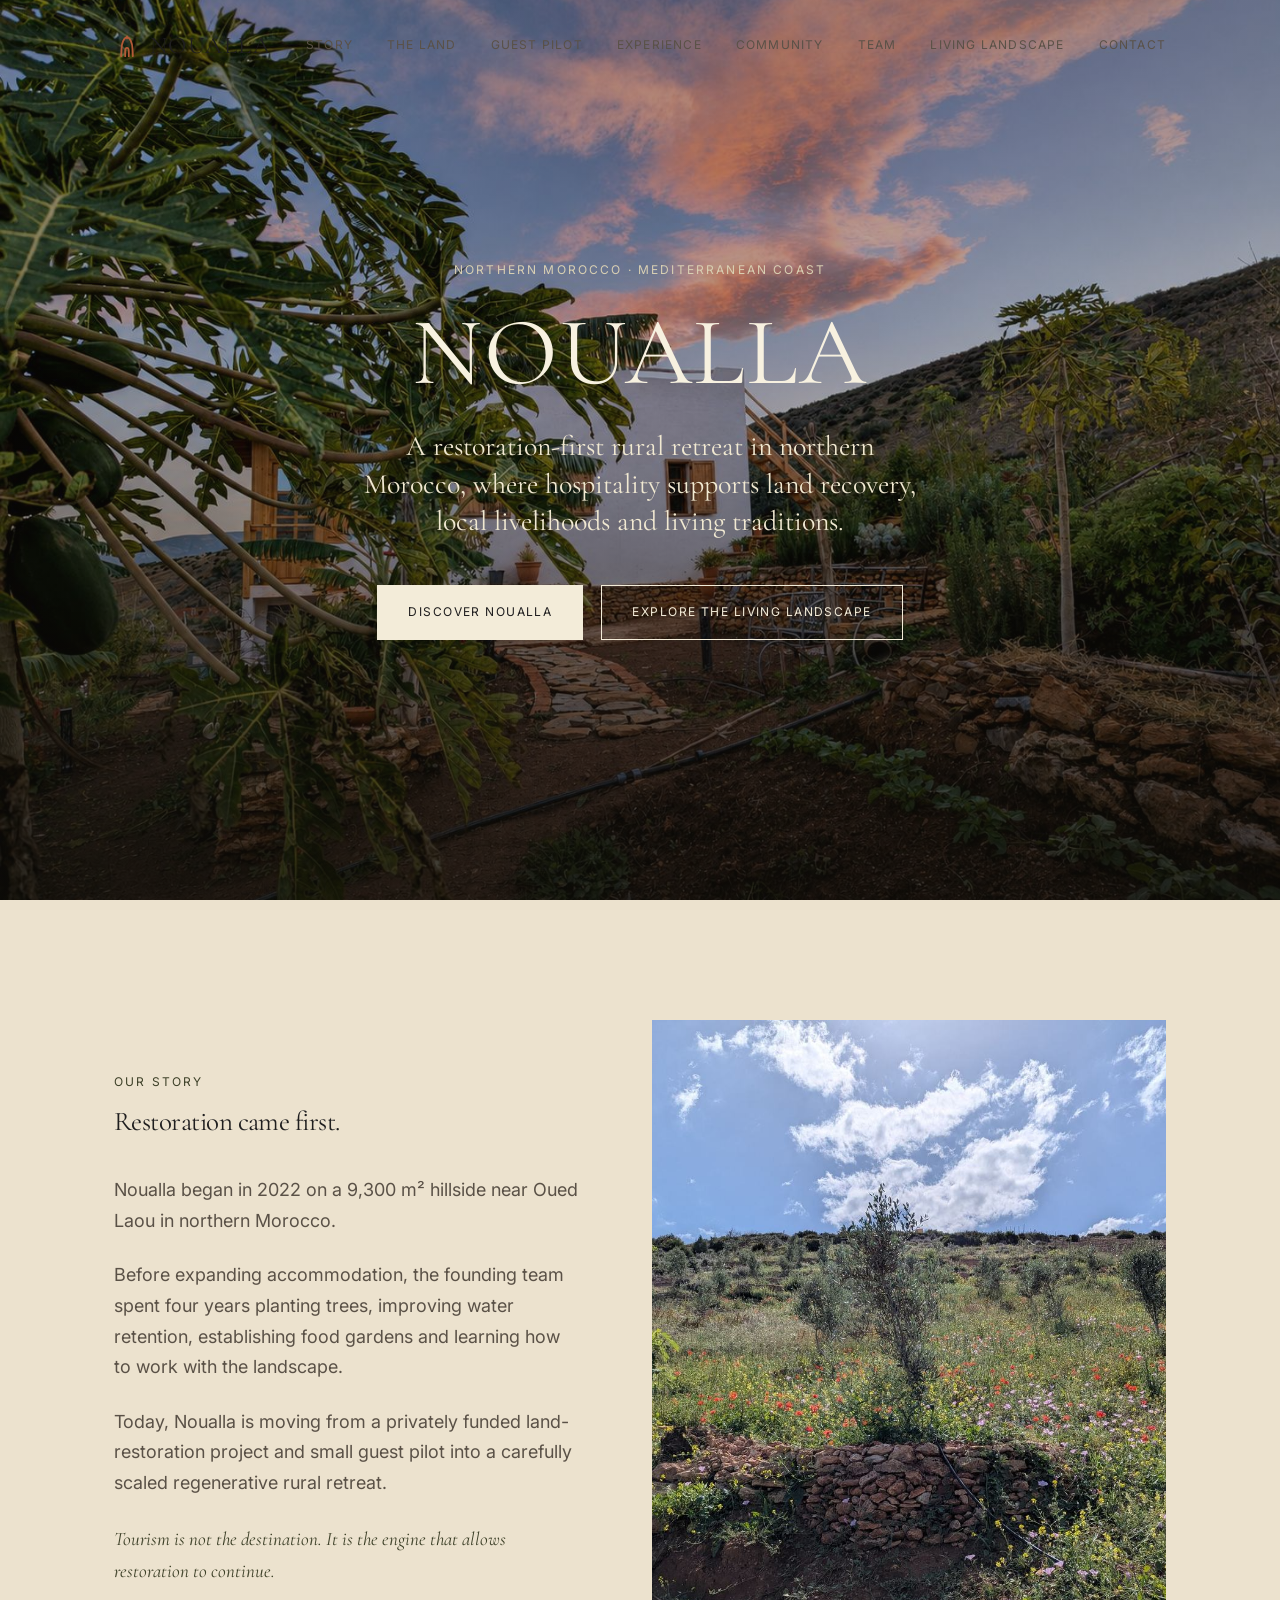
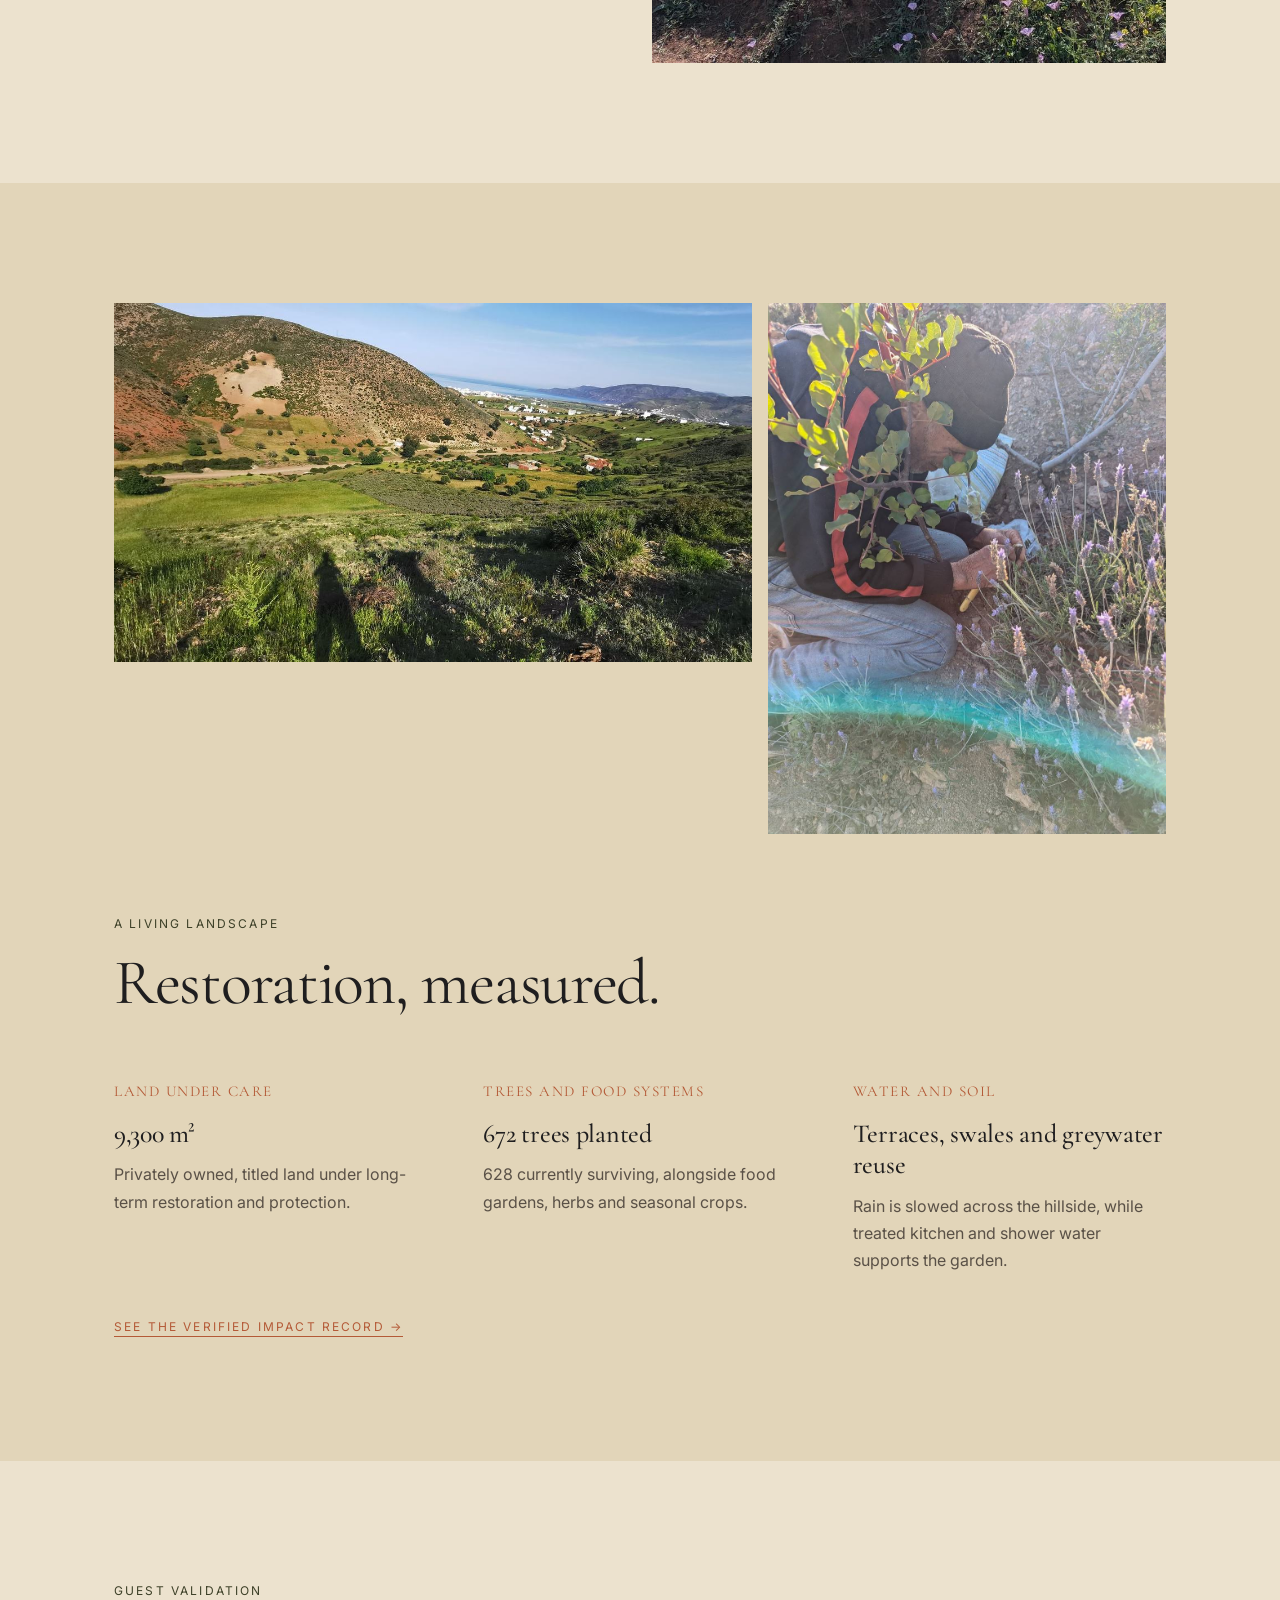
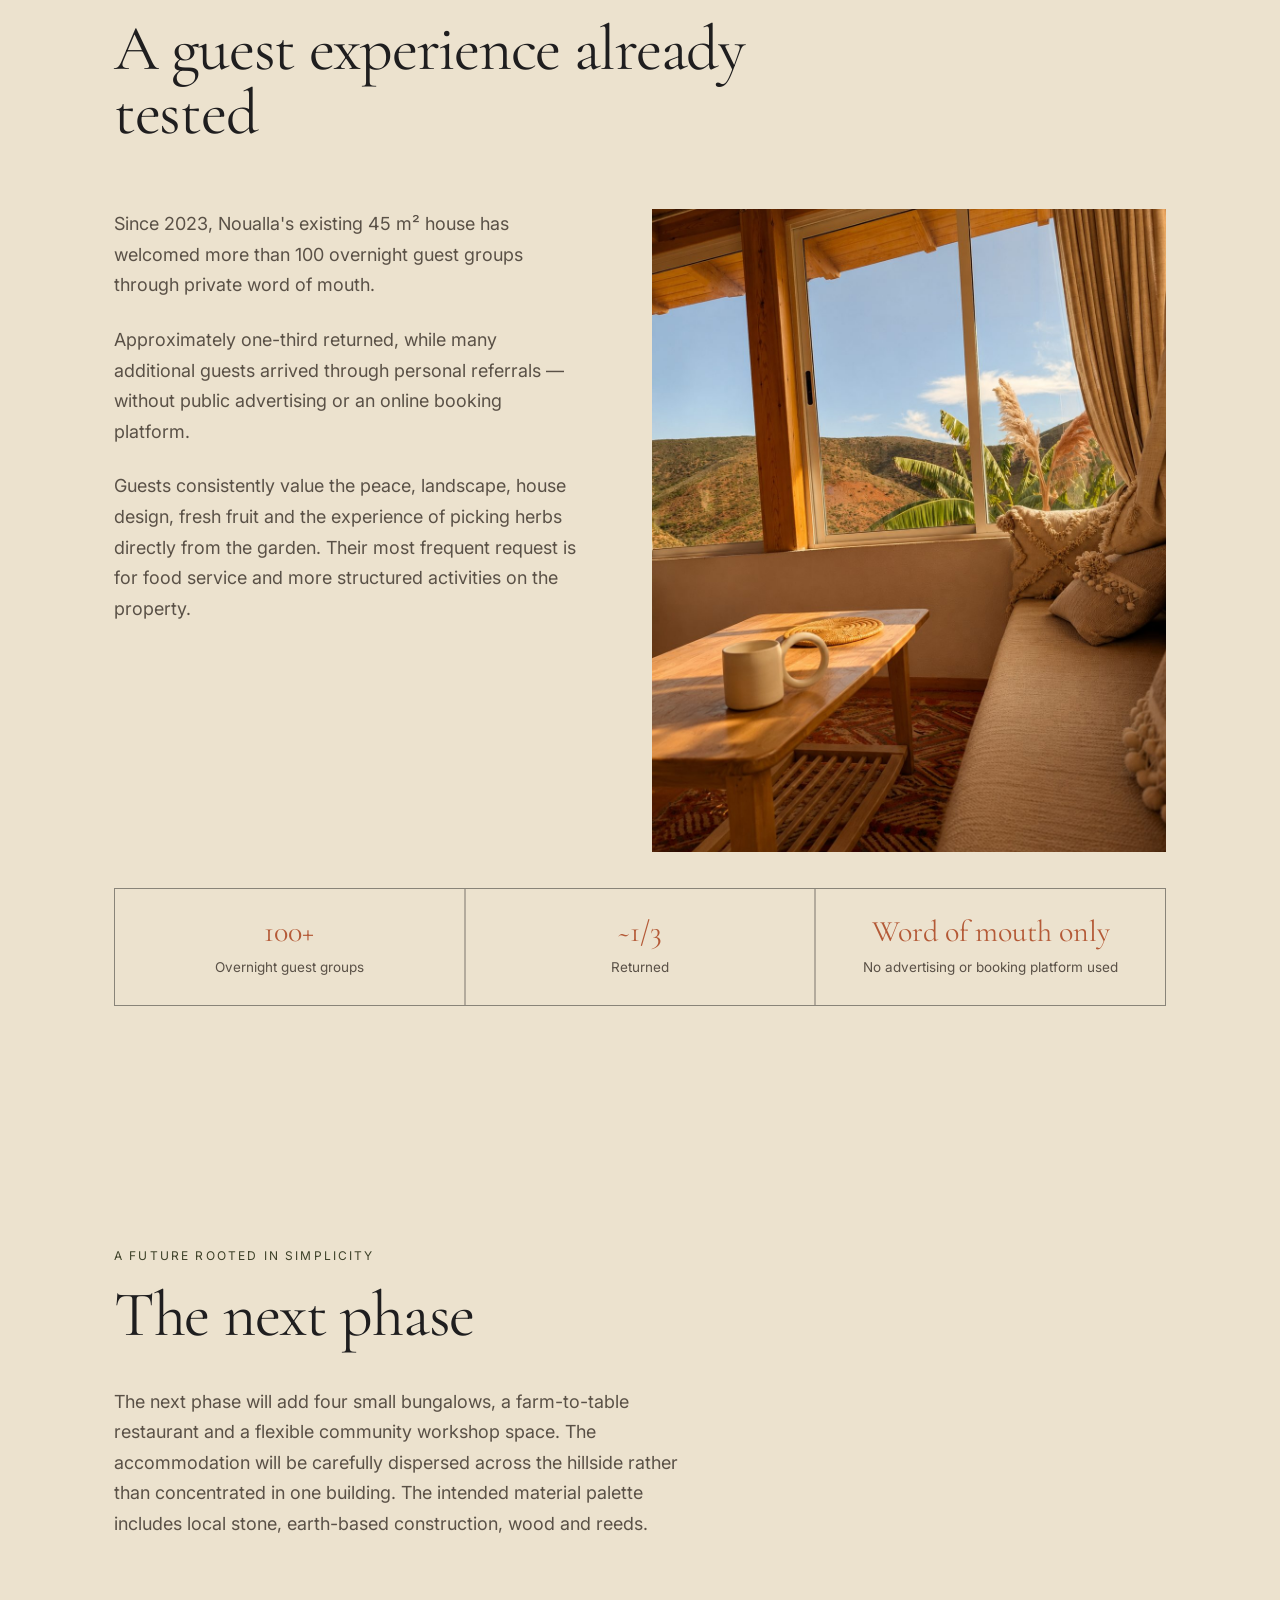
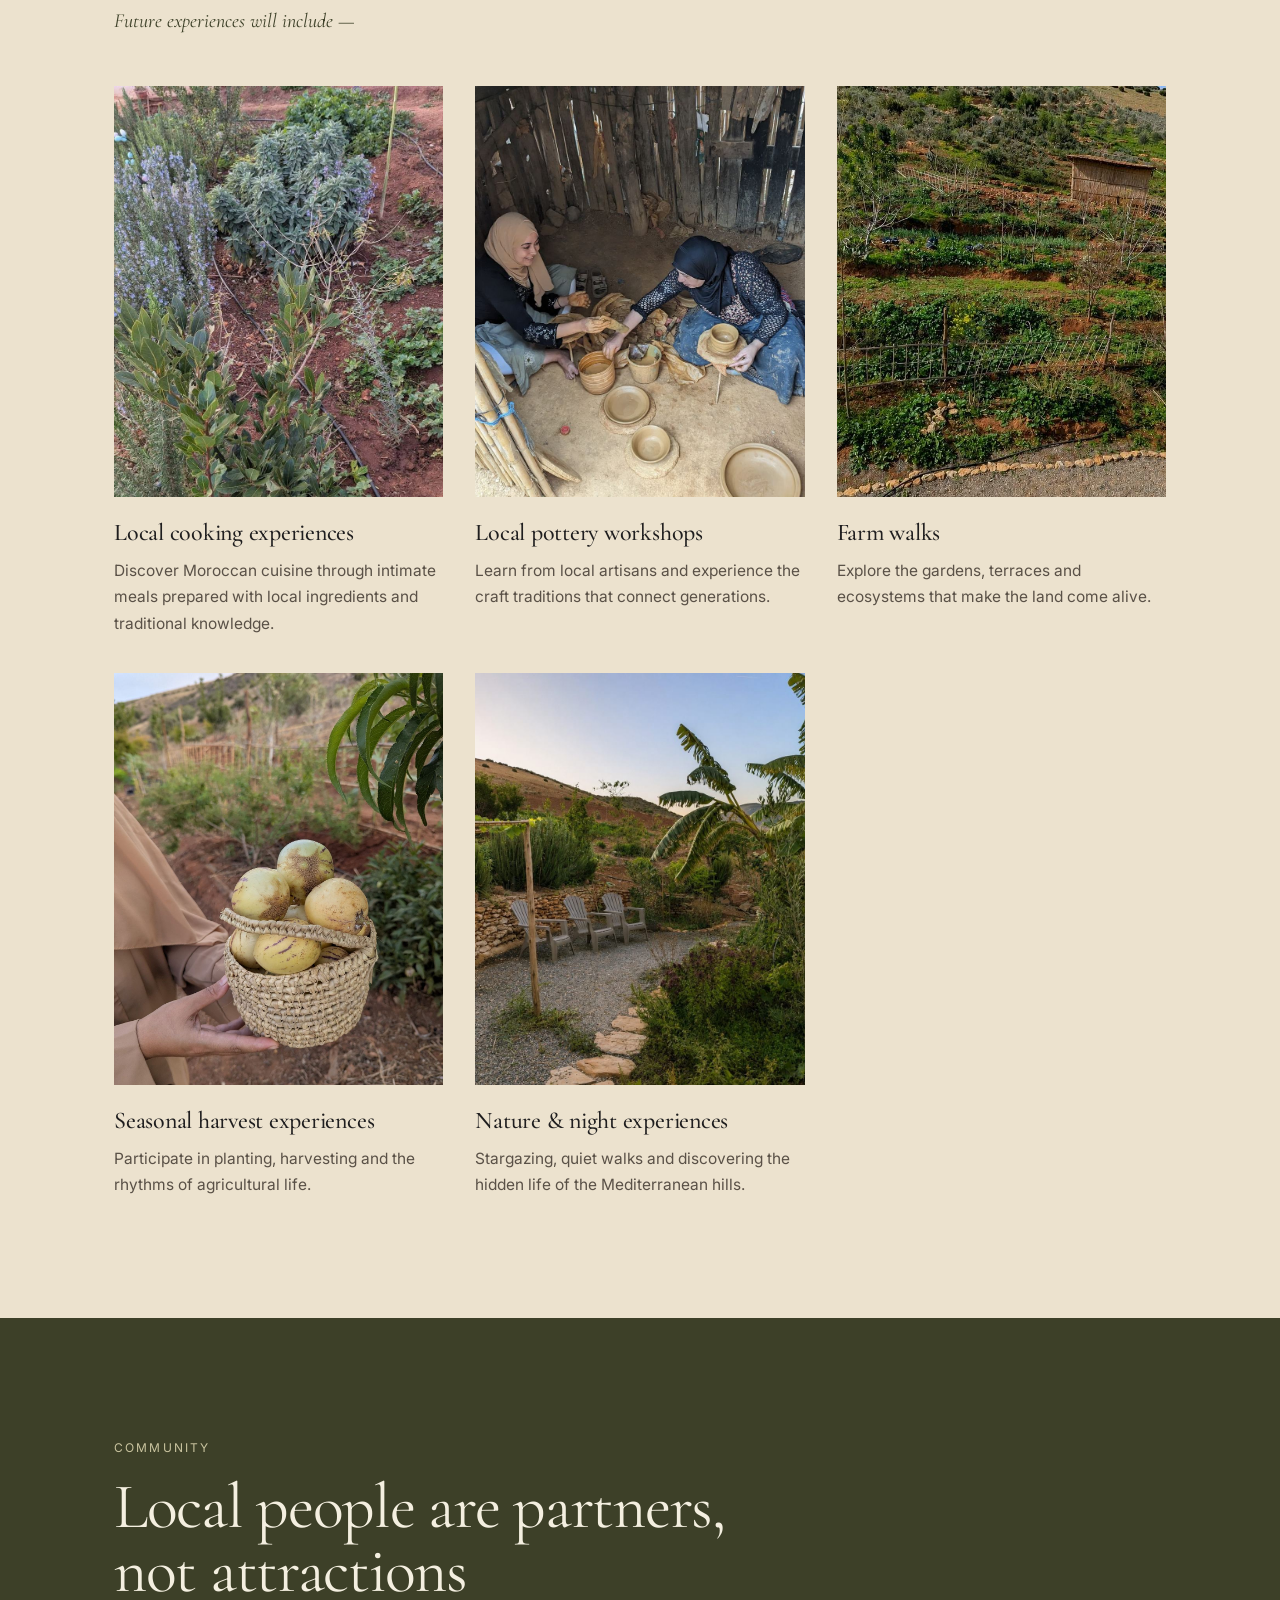
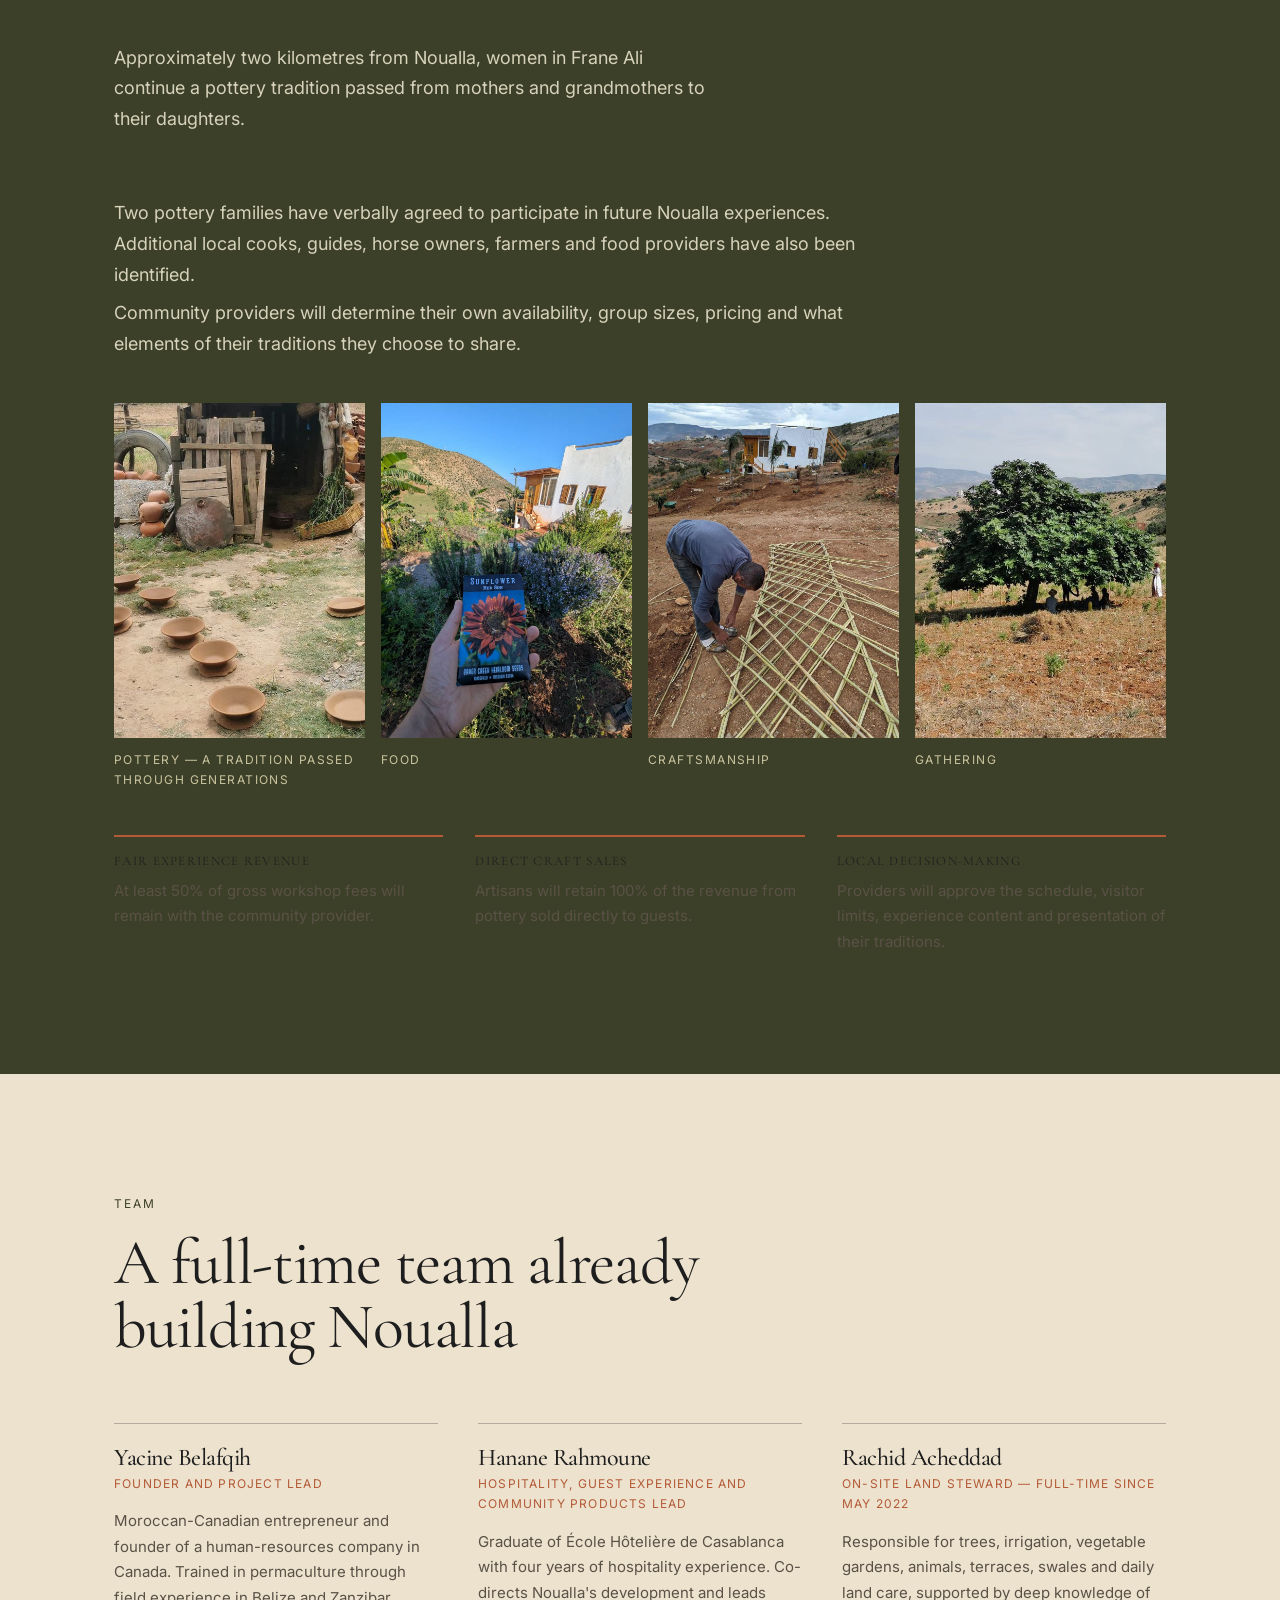
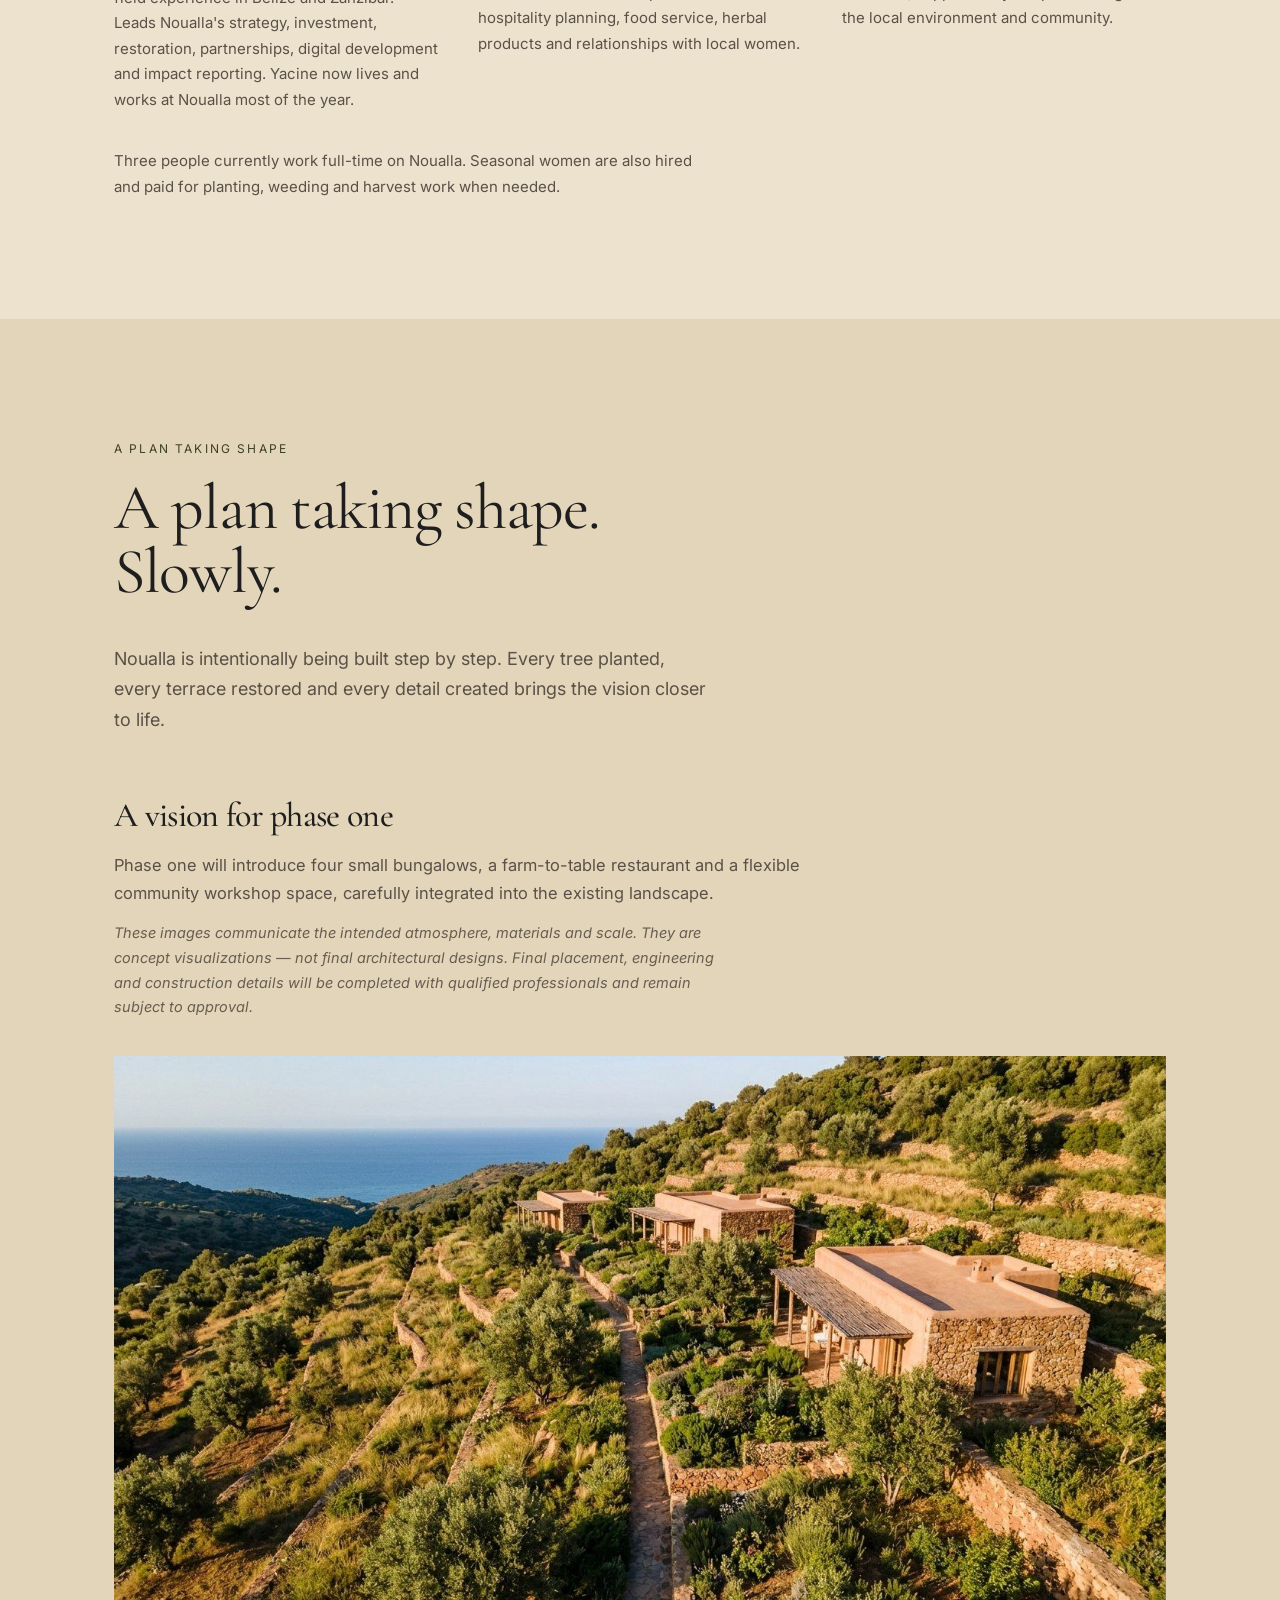
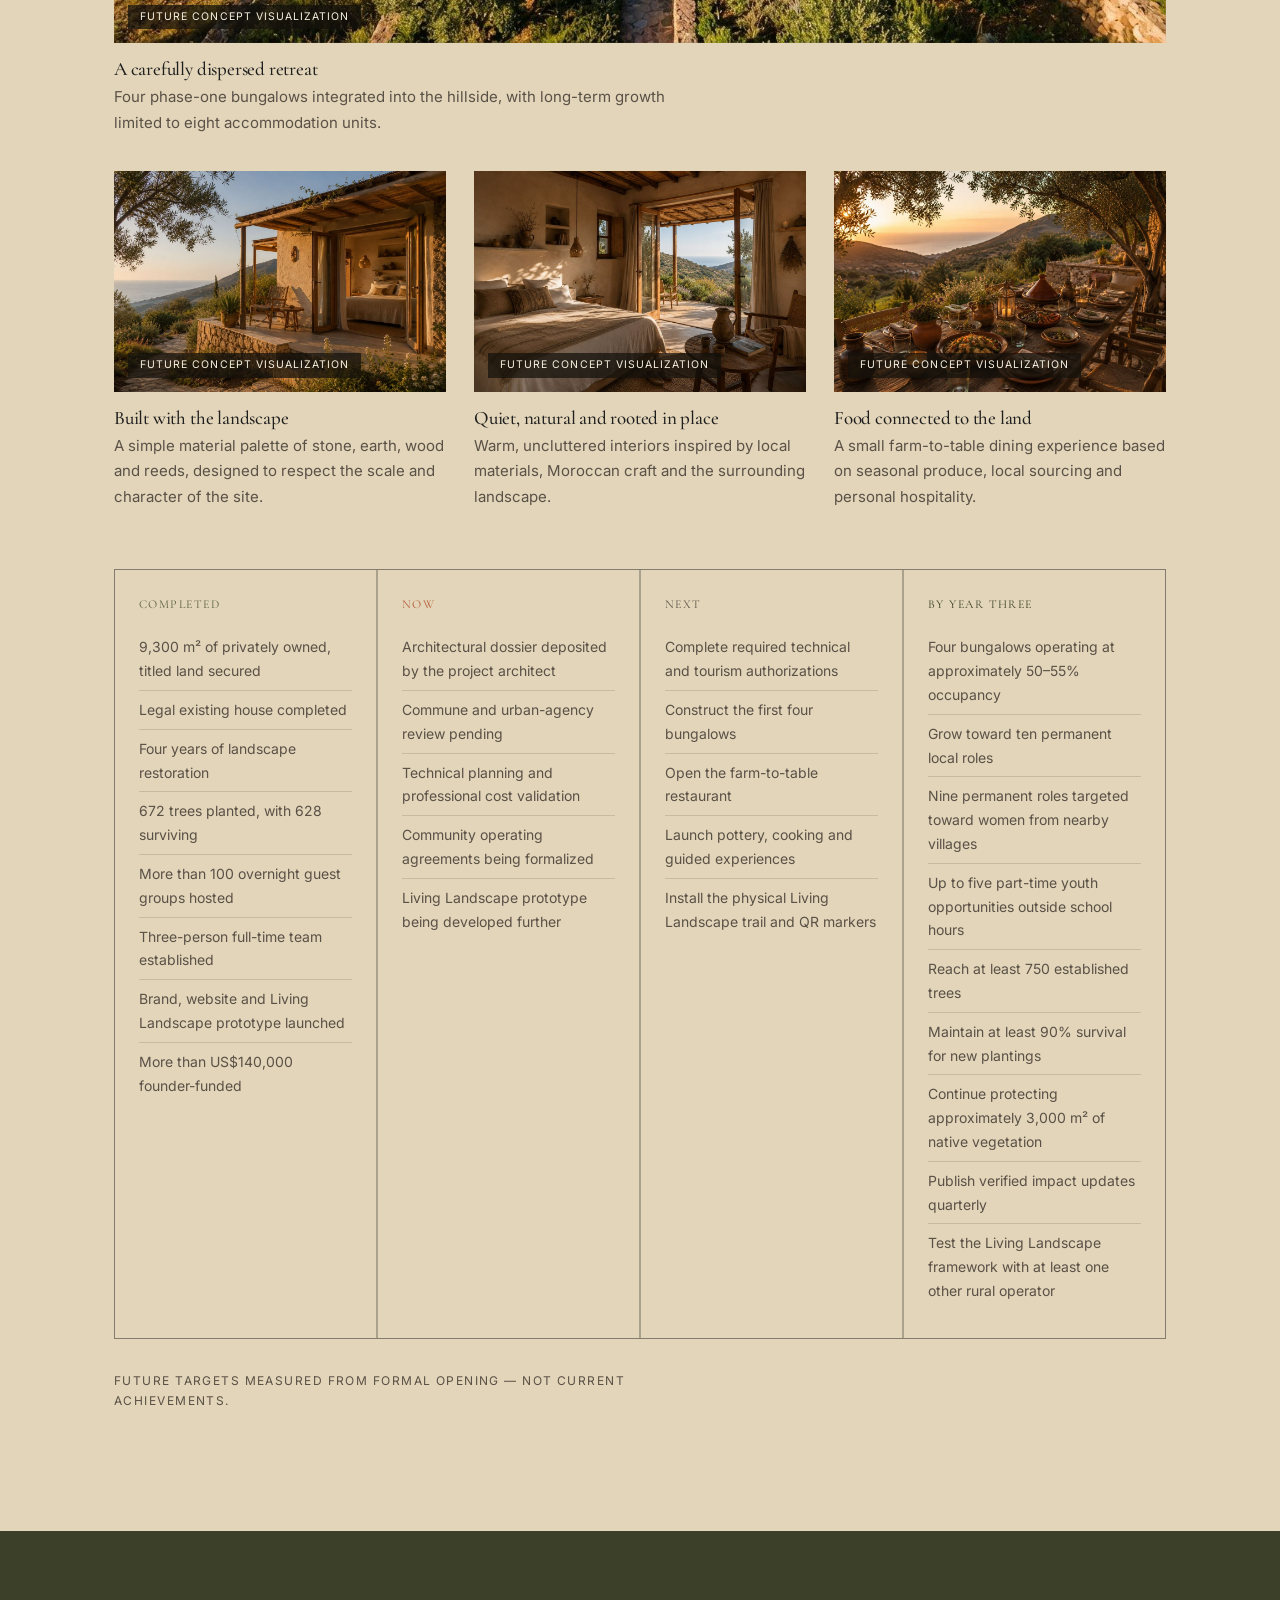
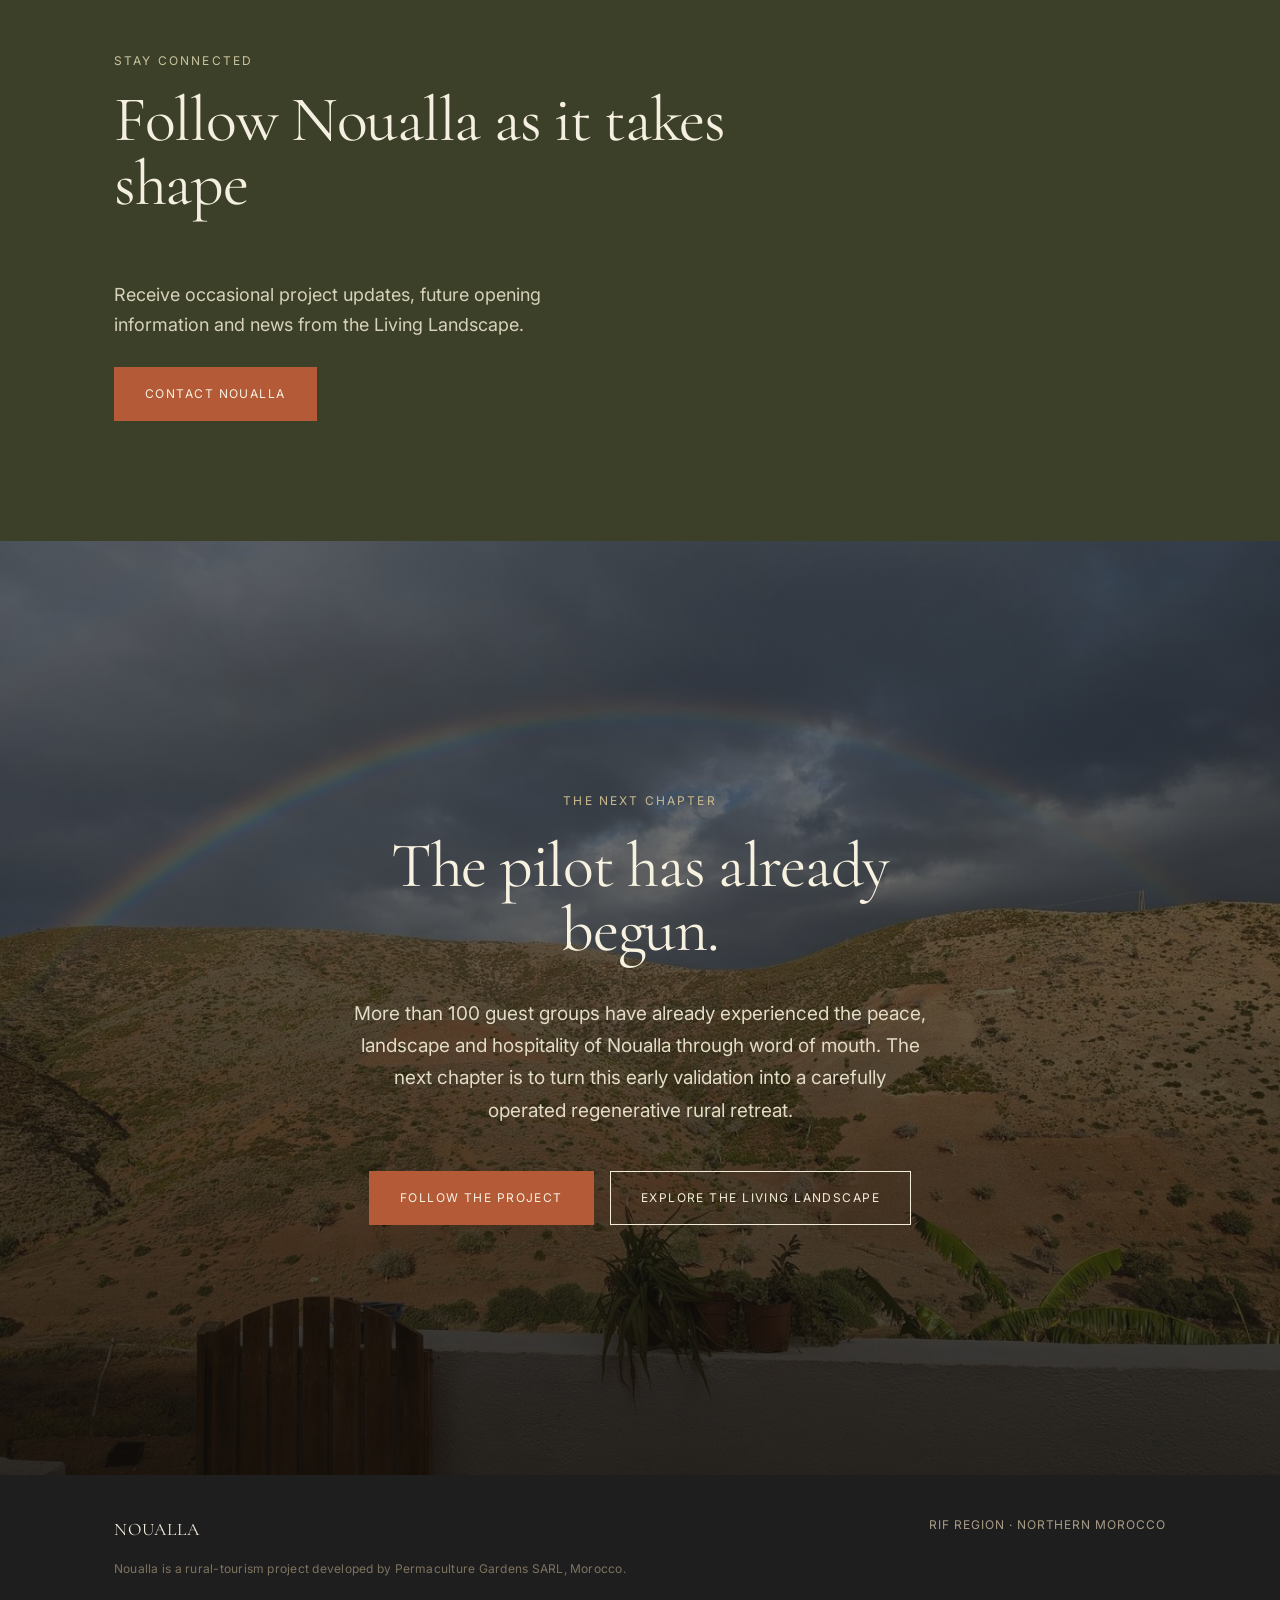
<file: index.html>
<!DOCTYPE html>
<html lang="en">
<head>
<meta charset="UTF-8">
<meta name="viewport" content="width=device-width, initial-scale=1.0">
<title>Noualla — A restoration-first rural retreat in Northern Morocco</title>
<meta name="description" content="Noualla is a restoration-first rural retreat in northern Morocco, where hospitality supports land recovery, local livelihoods and living traditions.">
<link rel="canonical" href="https://noualla.com/">
<meta property="og:title" content="Noualla — A restoration-first rural retreat in Northern Morocco">
<meta property="og:description" content="A restoration-first rural retreat in northern Morocco, where hospitality supports land recovery, local livelihoods and living traditions.">
<meta property="og:image" content="images/house-sunset.jpg">
<meta property="og:type" content="website">
<meta name="twitter:card" content="summary_large_image">
<link rel="preconnect" href="https://fonts.googleapis.com">
<link rel="preconnect" href="https://fonts.gstatic.com" crossorigin>
<link href="https://fonts.googleapis.com/css2?family=Cormorant+Garamond:wght@400;500;600&family=Inter:wght@400;500;600&display=swap" rel="stylesheet">
<link rel="icon" type="image/svg+xml" href="logo/noualla-icon.svg">
<link rel="stylesheet" href="css/style.css">
</head>
<body>

<header id="siteHeader">
  <div class="wrap">
    <a href="/" class="brand" aria-label="Noualla home">
      <svg viewBox="0 0 200 200" aria-hidden="true">
        <g fill="none" stroke="var(--clay)" stroke-width="14" stroke-linecap="round" stroke-linejoin="round">
          <line x1="100" y1="26" x2="100" y2="42"/>
          <path d="M55,178 L58,122 C58,74 78,34 100,34 C122,34 142,74 142,122 L145,178"/>
          <path d="M86,178 L86,140 C86,124 92,114 100,114 C108,114 114,124 114,140 L114,178"/>
        </g>
      </svg>
      NOUALLA
    </a>
    <nav class="links">
      <a href="#story">Story</a>
      <a href="#land">The Land</a>
      <a href="#pilot">Guest Pilot</a>
      <a href="#experience">Experience</a>
      <a href="#community">Community</a>
      <a href="#team">Team</a>
      <a href="living-landscape/">Living Landscape</a>
      <a href="#follow">Contact</a>
    </nav>
    <button class="menu-toggle" aria-label="Open menu" aria-expanded="false" aria-controls="mobileMenu">
      <svg viewBox="0 0 24 24" fill="none" stroke="currentColor" stroke-width="1.6"><line x1="3" y1="6" x2="21" y2="6"/><line x1="3" y1="12" x2="21" y2="12"/><line x1="3" y1="18" x2="21" y2="18"/></svg>
    </button>
  </div>
</header>

<nav id="mobileMenu" class="mobile-menu" aria-label="Mobile navigation">
  <button class="mobile-menu-close" aria-label="Close menu">
    <svg viewBox="0 0 24 24" fill="none" stroke="currentColor" stroke-width="1.6"><line x1="4" y1="4" x2="20" y2="20"/><line x1="20" y1="4" x2="4" y2="20"/></svg>
  </button>
  <a href="#story">Story</a>
  <a href="#land">The Land</a>
  <a href="#pilot">Guest Pilot</a>
  <a href="#experience">Experience</a>
  <a href="#community">Community</a>
  <a href="#team">Team</a>
  <a href="living-landscape/">Living Landscape</a>
  <a href="#follow">Contact</a>
</nav>

<!-- HERO -->
<section class="hero">
  <div class="hero-bg"><img src="images/house-sunset.jpg" alt="The existing house at dusk, surrounded by papaya trees and a stone garden path, overlooking the Rif hills"></div>
  <div class="hero-inner">
    <div class="label reveal">Northern Morocco · Mediterranean Coast</div>
    <h1 class="reveal">NOUALLA</h1>
    <p class="sub reveal">A restoration-first rural retreat in northern Morocco, where hospitality supports land recovery, local livelihoods and living traditions.</p>
    <div class="hero-actions reveal">
      <a href="#story" class="btn primary">Discover Noualla</a>
      <a href="living-landscape/" class="btn ghost">Explore the Living Landscape</a>
    </div>
  </div>
</section>

<!-- STORY -->
<section class="story" id="story">
  <div class="wrap">
    <div class="story-grid">
      <div class="story-text reveal">
        <div class="label">Our Story</div>
        <h2 style="margin-top:16px;">Restoration came first.</h2>
        <div style="margin-top:40px;">
          <p>Noualla began in 2022 on a 9,300 m² hillside near Oued Laou in northern Morocco.</p>
          <p>Before expanding accommodation, the founding team spent four years planting trees, improving water retention, establishing food gardens and learning how to work with the landscape.</p>
          <p>Today, Noualla is moving from a privately funded land-restoration project and small guest pilot into a carefully scaled regenerative rural retreat.</p>
        </div>
        <p style="font-family:'Cormorant Garamond', serif; font-style:italic; font-size:19px; color:var(--olive-dark); margin-top:8px;">Tourism is not the destination. It is the engine that allows restoration to continue.</p>
      </div>
      <div class="story-photo reveal">
        <div class="ph"><img src="images/meadow.jpg" alt="Wildflower meadow with a young olive tree on the restored hillside"></div>
      </div>
    </div>
  </div>
</section>

<!-- THE LAND -->
<section class="land" id="land">
  <div class="wrap">
    <div class="land-photos reveal">
      <div class="ph big"><img src="images/valley-2021.jpg" alt="View across the valley toward the Mediterranean coast and the Rif mountains"></div>
      <div class="ph small"><img src="images/worker-lavender.jpg" alt="A worker tending lavender on the hillside"></div>
    </div>
    <div class="section-head reveal">
      <div class="label">A Living Landscape</div>
      <h2>Restoration, measured.</h2>
    </div>
    <div class="land-blocks">
      <div class="land-block reveal">
        <div class="num">Land Under Care</div>
        <h3>9,300 m²</h3>
        <p>Privately owned, titled land under long-term restoration and protection.</p>
      </div>
      <div class="land-block reveal">
        <div class="num">Trees and Food Systems</div>
        <h3>672 trees planted</h3>
        <p>628 currently surviving, alongside food gardens, herbs and seasonal crops.</p>
      </div>
      <div class="land-block reveal">
        <div class="num">Water and Soil</div>
        <h3>Terraces, swales and greywater reuse</h3>
        <p>Rain is slowed across the hillside, while treated kitchen and shower water supports the garden.</p>
      </div>
    </div>
    <p class="reveal" style="margin-top:36px;"><a href="living-landscape/#impact" class="label" style="color:var(--clay); border-bottom:1px solid var(--clay); padding-bottom:2px;">See the verified impact record →</a></p>
  </div>
</section>

<!-- GUEST PILOT (new) -->
<section id="pilot">
  <div class="wrap">
    <div class="section-head reveal">
      <div class="label">Guest Validation</div>
      <h2>A guest experience already tested</h2>
    </div>
    <div class="story-grid reveal" style="align-items:flex-start;">
      <div class="story-text">
        <p>Since 2023, Noualla's existing 45 m² house has welcomed more than 100 overnight guest groups through private word of mouth.</p>
        <p>Approximately one-third returned, while many additional guests arrived through personal referrals — without public advertising or an online booking platform.</p>
        <p>Guests consistently value the peace, landscape, house design, fresh fruit and the experience of picking herbs directly from the garden. Their most frequent request is for food service and more structured activities on the property.</p>
      </div>
      <div class="dc-photo">
        <div class="ph" style="aspect-ratio:4/5;"><img src="images/interior-nook.jpg" alt="A quiet window nook with tea and a view over the hills"></div>
      </div>
    </div>
    <div class="proof-bar reveal">
      <div class="proof-item"><div class="n">100+</div><div class="l">Overnight guest groups</div></div>
      <div class="proof-item"><div class="n">~1/3</div><div class="l">Returned</div></div>
      <div class="proof-item"><div class="n">Word of mouth only</div><div class="l">No advertising or booking platform used</div></div>
    </div>
  </div>
</section>

<!-- THE EXPERIENCE -->
<section class="experience" id="experience">
  <div class="wrap">
    <div class="section-head reveal">
      <div class="label">A Future Rooted in Simplicity</div>
      <h2>The next phase</h2>
      <p class="lede">The next phase will add four small bungalows, a farm-to-table restaurant and a flexible community workshop space. The accommodation will be carefully dispersed across the hillside rather than concentrated in one building. The intended material palette includes local stone, earth-based construction, wood and reeds.</p>
    </div>
    <p class="exp-note reveal">Future experiences will include —</p>
    <div class="exp-grid">
      <div class="exp-card reveal">
        <div class="ph"><img src="images/herb-bed.jpg" alt="A bed of rosemary, sage and bay laurel grown on site"></div>
        <h3>Local cooking experiences</h3>
        <p>Discover Moroccan cuisine through intimate meals prepared with local ingredients and traditional knowledge.</p>
      </div>
      <div class="exp-card reveal">
        <div class="ph"><img src="images/pottery-nouala.jpg" alt="Two local women shaping pottery together inside a traditional nouala"></div>
        <h3>Local pottery workshops</h3>
        <p>Learn from local artisans and experience the craft traditions that connect generations.</p>
      </div>
      <div class="exp-card reveal">
        <div class="ph"><img src="images/vegetable-terraces.jpg" alt="A wide view of the terraced vegetable gardens on the hillside"></div>
        <h3>Farm walks</h3>
        <p>Explore the gardens, terraces and ecosystems that make the land come alive.</p>
      </div>
      <div class="exp-card reveal">
        <div class="ph"><img src="images/harvest-basket.jpg" alt="A hand-woven basket full of freshly picked garden fruit"></div>
        <h3>Seasonal harvest experiences</h3>
        <p>Participate in planting, harvesting and the rhythms of agricultural life.</p>
      </div>
      <div class="exp-card reveal">
        <div class="ph"><img src="images/garden-path.jpg" alt="An outdoor seating area with banana plants and hillside views at dusk"></div>
        <h3>Nature &amp; night experiences</h3>
        <p>Stargazing, quiet walks and discovering the hidden life of the Mediterranean hills.</p>
      </div>
    </div>
  </div>
</section>

<!-- COMMUNITY -->
<section class="community" id="community">
  <div class="wrap">
    <div class="section-head reveal">
      <div class="label">Community</div>
      <h2>Local people are partners, not attractions</h2>
      <p class="lede">Approximately two kilometres from Noualla, women in Frane Ali continue a pottery tradition passed from mothers and grandmothers to their daughters.</p>
    </div>
    <p class="reveal" style="color:#d7d2ba; max-width:70ch; margin-bottom:8px;">Two pottery families have verbally agreed to participate in future Noualla experiences. Additional local cooks, guides, horse owners, farmers and food providers have also been identified.</p>
    <p class="reveal" style="color:#d7d2ba; max-width:70ch;">Community providers will determine their own availability, group sizes, pricing and what elements of their traditions they choose to share.</p>
    <div class="comm-photos reveal" style="margin-top:44px;">
      <div>
        <div class="ph"><img src="images/pottery-yard.jpg" alt="Handmade pottery bowls and plates drying in the yard in Frane Ali"></div>
        <div class="comm-cap">Pottery — a tradition passed through generations</div>
      </div>
      <div>
        <div class="ph"><img src="images/sunflower-seeds.jpg" alt="Heirloom seeds grown for the garden"></div>
        <div class="comm-cap">Food</div>
      </div>
      <div>
        <div class="ph"><img src="images/reed-lattice-work.jpg" alt="A craftsman weaving a cane and reed lattice by hand, with a bungalow in the background"></div>
        <div class="comm-cap">Craftsmanship</div>
      </div>
      <div>
        <div class="ph"><img src="images/gathering-fig-tree.jpg" alt="People gathered in the shade of a large fig tree overlooking the valley and sea"></div>
        <div class="comm-cap">Gathering</div>
      </div>
    </div>
    <div class="commit-grid reveal">
      <div class="commit-item">
        <h4>Fair Experience Revenue</h4>
        <p>At least 50% of gross workshop fees will remain with the community provider.</p>
      </div>
      <div class="commit-item">
        <h4>Direct Craft Sales</h4>
        <p>Artisans will retain 100% of the revenue from pottery sold directly to guests.</p>
      </div>
      <div class="commit-item">
        <h4>Local Decision-Making</h4>
        <p>Providers will approve the schedule, visitor limits, experience content and presentation of their traditions.</p>
      </div>
    </div>
  </div>
</section>

<!-- TEAM (new) -->
<section id="team">
  <div class="wrap">
    <div class="section-head reveal">
      <div class="label">Team</div>
      <h2>A full-time team already building Noualla</h2>
    </div>
    <div class="team-grid">
      <div class="team-card reveal">
        <h3>Yacine Belafqih</h3>
        <div class="role">Founder and Project Lead</div>
        <p>Moroccan-Canadian entrepreneur and founder of a human-resources company in Canada. Trained in permaculture through field experience in Belize and Zanzibar. Leads Noualla's strategy, investment, restoration, partnerships, digital development and impact reporting. Yacine now lives and works at Noualla most of the year.</p>
      </div>
      <div class="team-card reveal">
        <h3>Hanane Rahmoune</h3>
        <div class="role">Hospitality, Guest Experience and Community Products Lead</div>
        <p>Graduate of École Hôtelière de Casablanca with four years of hospitality experience. Co-directs Noualla's development and leads hospitality planning, food service, herbal products and relationships with local women.</p>
      </div>
      <div class="team-card reveal">
        <h3>Rachid Acheddad</h3>
        <div class="role">On-Site Land Steward — Full-Time Since May 2022</div>
        <p>Responsible for trees, irrigation, vegetable gardens, animals, terraces, swales and daily land care, supported by deep knowledge of the local environment and community.</p>
      </div>
    </div>
    <p class="team-note reveal">Three people currently work full-time on Noualla. Seasonal women are also hired and paid for planting, weeding and harvest work when needed.</p>
  </div>
</section>

<!-- A PLAN TAKING SHAPE (was: Currently in Development) -->
<section class="development" id="development">
  <div class="wrap">
    <div class="section-head reveal">
      <div class="label">A Plan Taking Shape</div>
      <h2>A plan taking shape. Slowly.</h2>
      <p class="lede">Noualla is intentionally being built step by step. Every tree planted, every terrace restored and every detail created brings the vision closer to life.</p>
    </div>

    <div class="concept-gallery reveal">
      <div class="concept-intro">
        <h3>A vision for phase one</h3>
        <p>Phase one will introduce four small bungalows, a farm-to-table restaurant and a flexible community workshop space, carefully integrated into the existing landscape.</p>
        <p class="concept-disclaimer">These images communicate the intended atmosphere, materials and scale. They are concept visualizations — not final architectural designs. Final placement, engineering and construction details will be completed with qualified professionals and remain subject to approval.</p>
      </div>

      <div class="concept-overview-figure">
        <div class="concept-img-wrap">
          <img src="images/concept-overview.jpg" alt="Concept visualization: four bungalows dispersed across a terraced hillside overlooking the Mediterranean">
          <span class="concept-label">Future Concept Visualization</span>
        </div>
        <div class="concept-caption">
          <h4>A carefully dispersed retreat</h4>
          <p>Four phase-one bungalows integrated into the hillside, with long-term growth limited to eight accommodation units.</p>
        </div>
      </div>

      <div class="concept-row">
        <figure>
          <div class="concept-img-wrap">
            <img src="images/concept-exterior.jpg" alt="Concept visualization: a single stone and earth bungalow exterior with a shaded terrace overlooking the sea">
            <span class="concept-label">Future Concept Visualization</span>
          </div>
          <figcaption class="concept-caption">
            <h4>Built with the landscape</h4>
            <p>A simple material palette of stone, earth, wood and reeds, designed to respect the scale and character of the site.</p>
          </figcaption>
        </figure>
        <figure>
          <div class="concept-img-wrap">
            <img src="images/concept-interior.jpg" alt="Concept visualization: a warm, natural-material bungalow interior with a bed and a view over the hills">
            <span class="concept-label">Future Concept Visualization</span>
          </div>
          <figcaption class="concept-caption">
            <h4>Quiet, natural and rooted in place</h4>
            <p>Warm, uncluttered interiors inspired by local materials, Moroccan craft and the surrounding landscape.</p>
          </figcaption>
        </figure>
        <figure>
          <div class="concept-img-wrap">
            <img src="images/concept-dining.jpg" alt="Concept visualization: an outdoor farm-to-table dining setting beneath olive trees at sunset">
            <span class="concept-label">Future Concept Visualization</span>
          </div>
          <figcaption class="concept-caption">
            <h4>Food connected to the land</h4>
            <p>A small farm-to-table dining experience based on seasonal produce, local sourcing and personal hospitality.</p>
          </figcaption>
        </figure>
      </div>
    </div>

    <div class="plan-grid reveal">
      <div class="plan-col done">
        <h4>Completed</h4>
        <ul>
          <li>9,300 m² of privately owned, titled land secured</li>
          <li>Legal existing house completed</li>
          <li>Four years of landscape restoration</li>
          <li>672 trees planted, with 628 surviving</li>
          <li>More than 100 overnight guest groups hosted</li>
          <li>Three-person full-time team established</li>
          <li>Brand, website and Living Landscape prototype launched</li>
          <li>More than US$140,000 founder-funded</li>
        </ul>
      </div>
      <div class="plan-col now">
        <h4>Now</h4>
        <ul>
          <li>Architectural dossier deposited by the project architect</li>
          <li>Commune and urban-agency review pending</li>
          <li>Technical planning and professional cost validation</li>
          <li>Community operating agreements being formalized</li>
          <li>Living Landscape prototype being developed further</li>
        </ul>
      </div>
      <div class="plan-col later">
        <h4>Next</h4>
        <ul>
          <li>Complete required technical and tourism authorizations</li>
          <li>Construct the first four bungalows</li>
          <li>Open the farm-to-table restaurant</li>
          <li>Launch pottery, cooking and guided experiences</li>
          <li>Install the physical Living Landscape trail and QR markers</li>
        </ul>
      </div>
      <div class="plan-col year3">
        <h4>By Year Three</h4>
        <ul>
          <li>Four bungalows operating at approximately 50–55% occupancy</li>
          <li>Grow toward ten permanent local roles</li>
          <li>Nine permanent roles targeted toward women from nearby villages</li>
          <li>Up to five part-time youth opportunities outside school hours</li>
          <li>Reach at least 750 established trees</li>
          <li>Maintain at least 90% survival for new plantings</li>
          <li>Continue protecting approximately 3,000 m² of native vegetation</li>
          <li>Publish verified impact updates quarterly</li>
          <li>Test the Living Landscape framework with at least one other rural operator</li>
        </ul>
      </div>
    </div>
    <p class="plan-year3-label reveal">Future targets measured from formal opening — not current achievements.</p>
  </div>
</section>

<!-- FOLLOW UPDATES (replaces non-functional interest form) -->
<section class="early-interest" id="follow">
  <div class="wrap">
    <div class="section-head reveal">
      <div class="label">Stay Connected</div>
      <h2>Follow Noualla as it takes shape</h2>
    </div>
    <div class="follow-updates reveal">
      <p>Receive occasional project updates, future opening information and news from the Living Landscape.</p>
      <a href="mailto:info@noualla.com" class="btn primary" style="background:var(--clay); border-color:var(--clay); color:#f7f1e0;">Contact Noualla</a>
    </div>
  </div>
</section>

<!-- FINAL CTA -->
<section class="closing" id="contact">
  <div class="closing-bg"><img src="images/rainbow.jpg" alt="A rainbow over the restored hillside after rain"></div>
  <div class="wrap">
    <div class="label reveal">The Next Chapter</div>
    <h2 class="reveal">The pilot has already begun.</h2>
    <p class="reveal">More than 100 guest groups have already experienced the peace, landscape and hospitality of Noualla through word of mouth. The next chapter is to turn this early validation into a carefully operated regenerative rural retreat.</p>
    <div class="cta-row reveal">
      <a href="https://www.instagram.com/maisonnoualla/" class="btn primary" target="_blank" rel="noopener">Follow the Project</a>
      <a href="living-landscape/" class="btn ghost">Explore the Living Landscape</a>
    </div>
  </div>
</section>

<footer>
  <div class="wrap" style="flex-direction:column; align-items:flex-start; gap:6px;">
    <div style="display:flex; justify-content:space-between; width:100%; flex-wrap:wrap; gap:14px;">
      <div class="fbrand">NOUALLA</div>
      <div class="fline">Rif Region · Northern Morocco</div>
    </div>
    <div class="fline" style="text-transform:none; letter-spacing:0.02em; color:#7d735f; margin-top:8px;">Noualla is a rural-tourism project developed by Permaculture Gardens SARL, Morocco.</div>
  </div>
</footer>

<script src="js/living-landscape.js"></script>
</body>
</html>
</file>
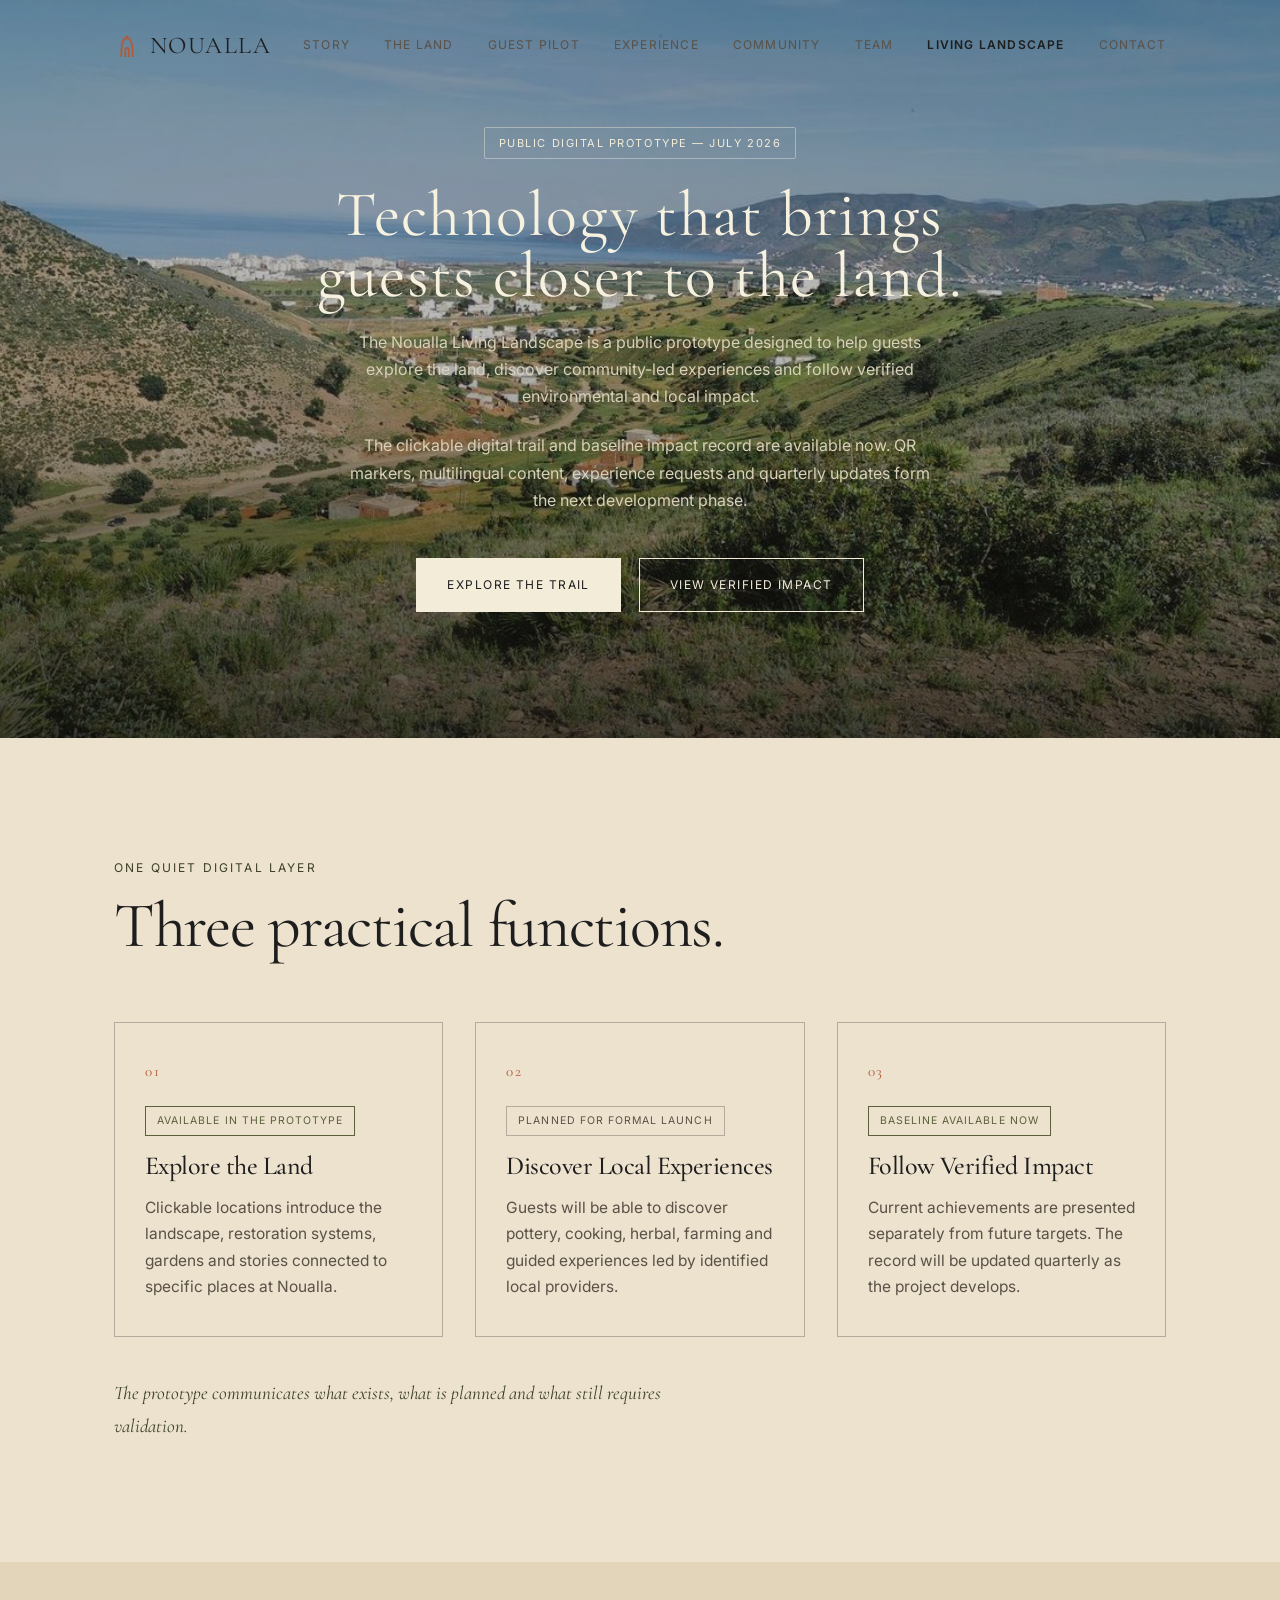
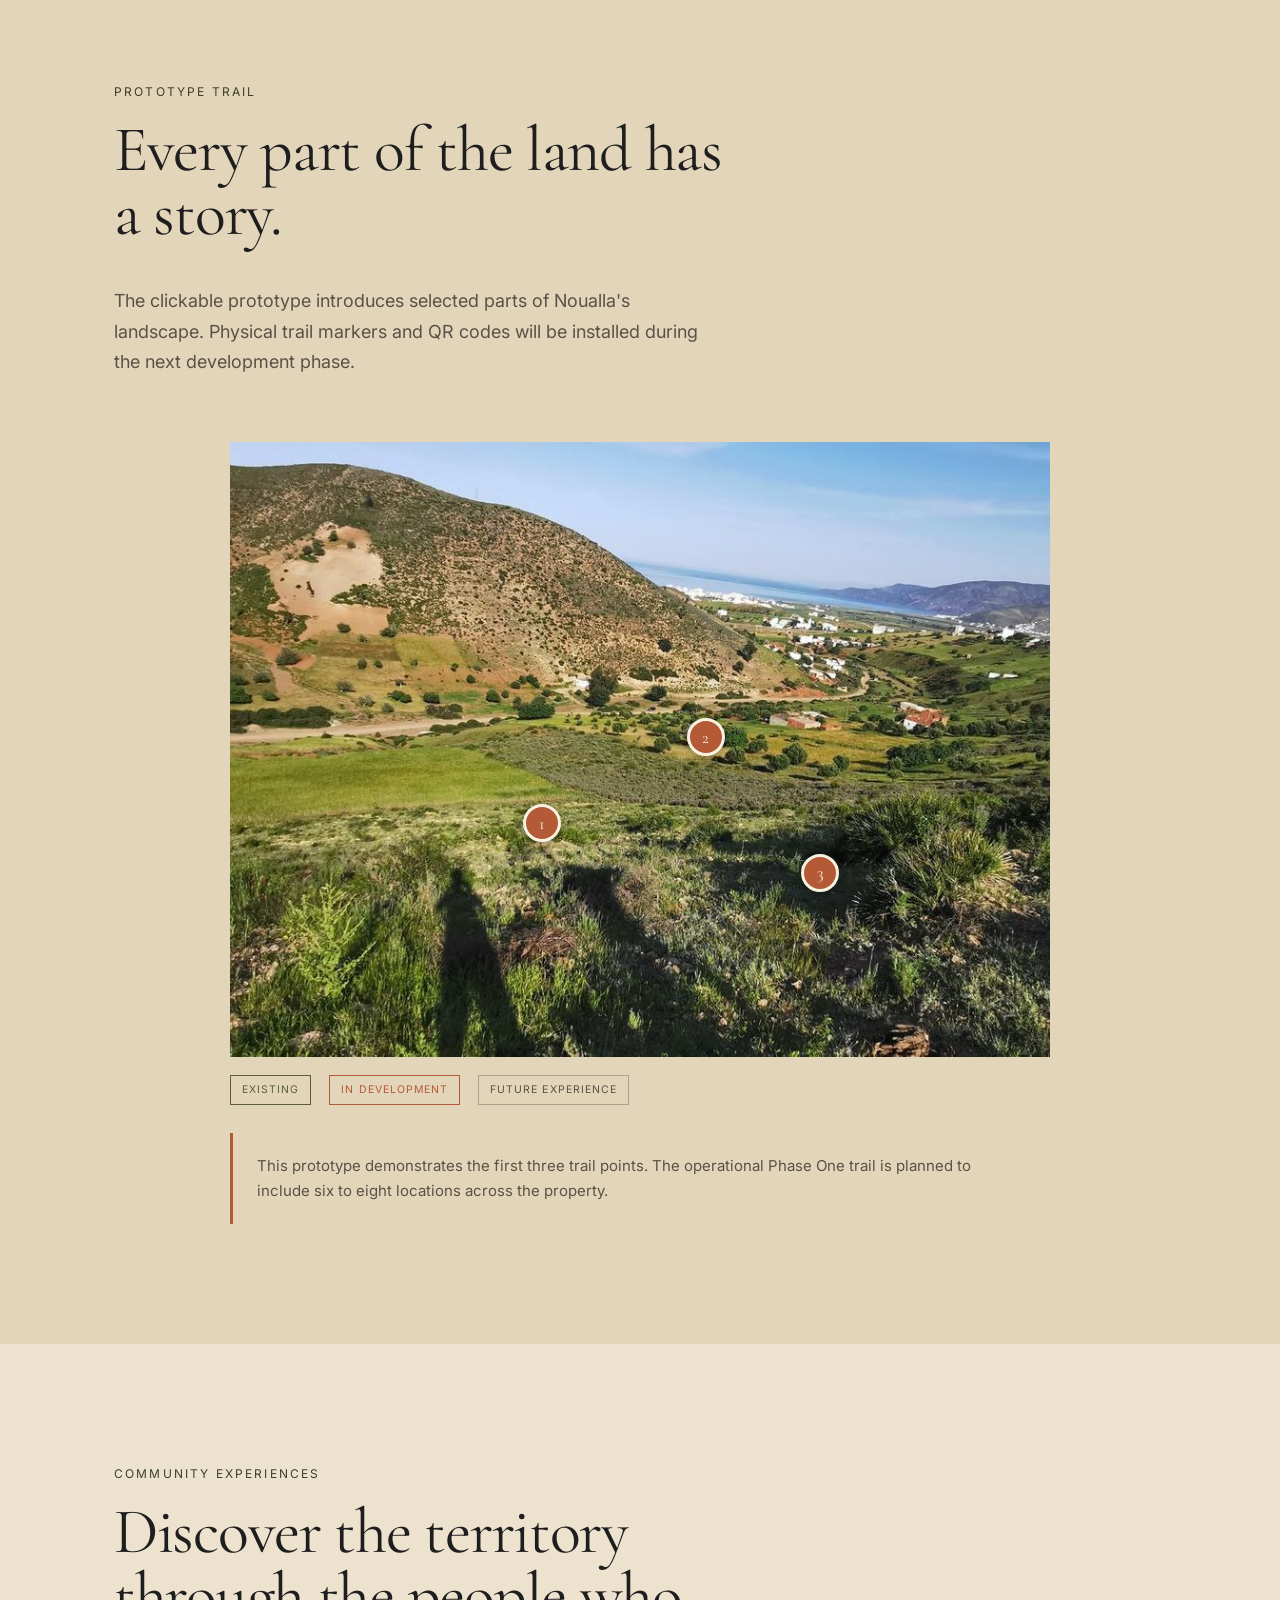
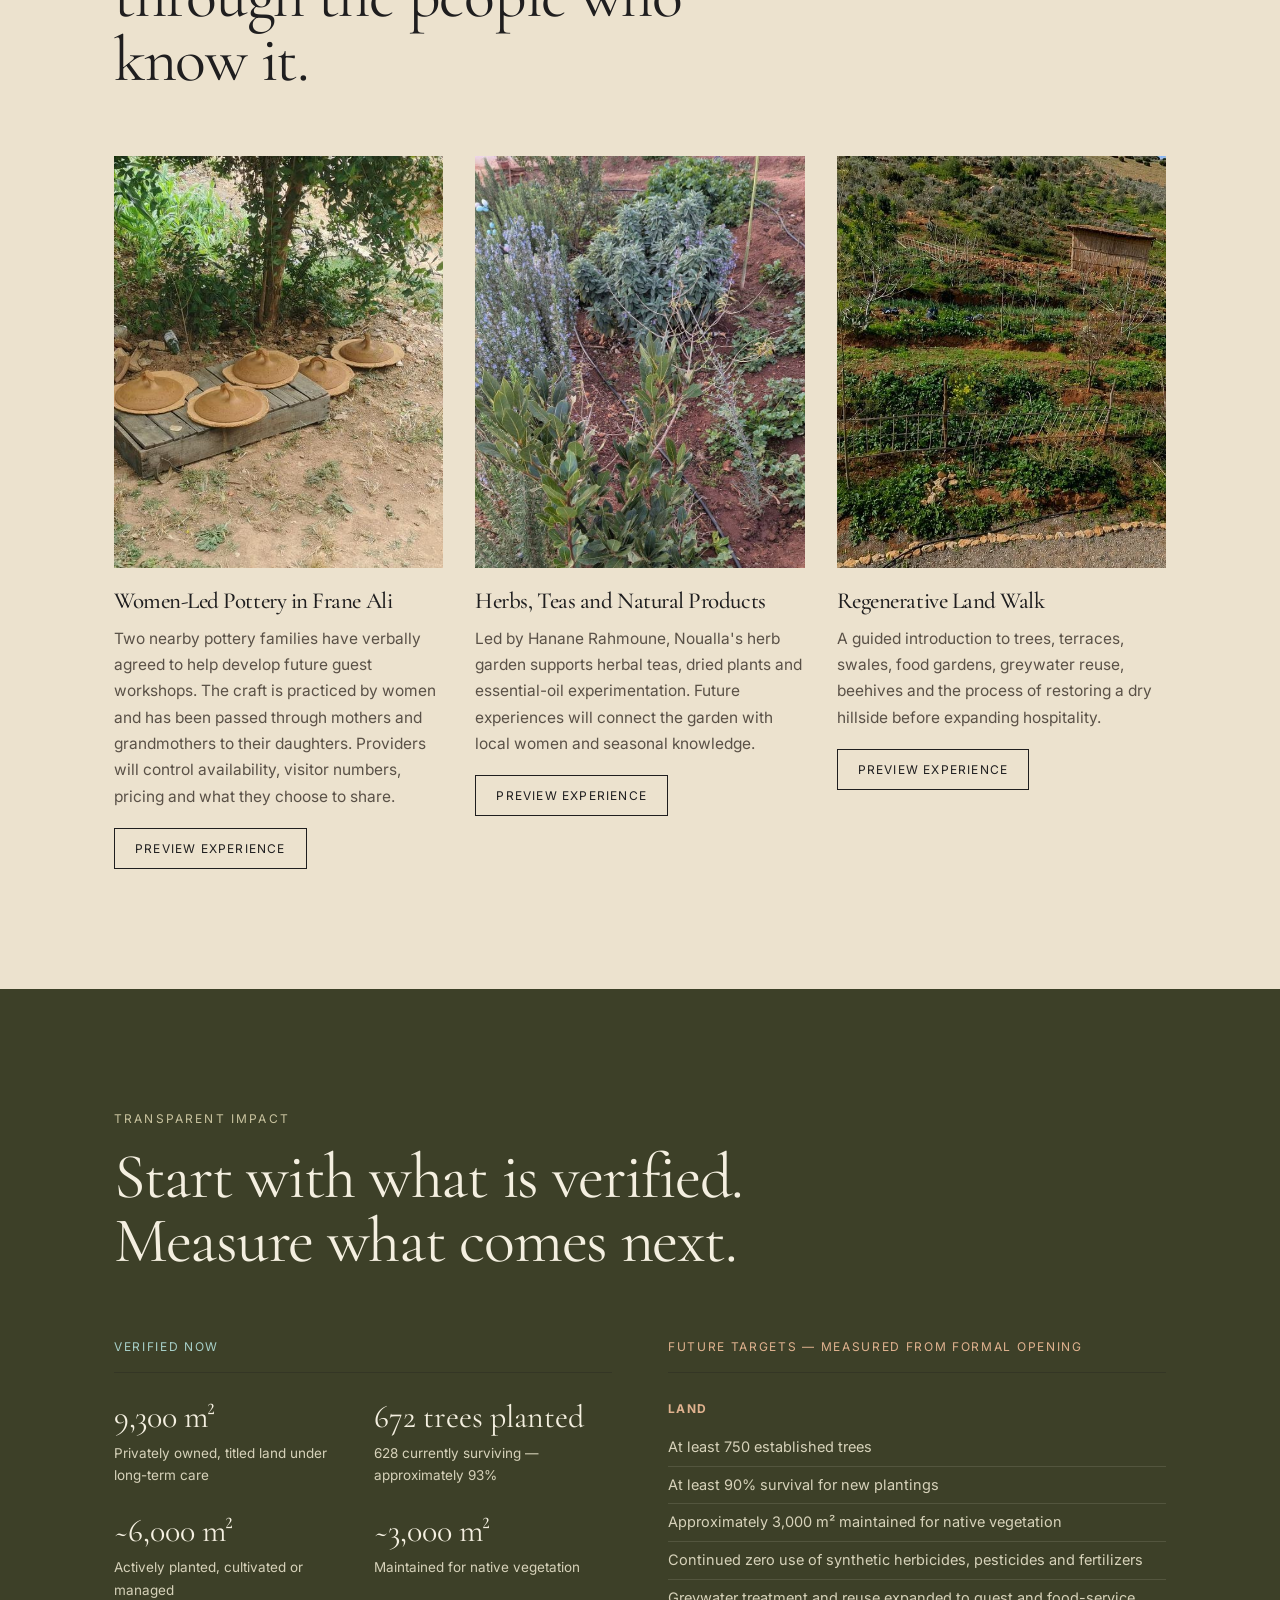
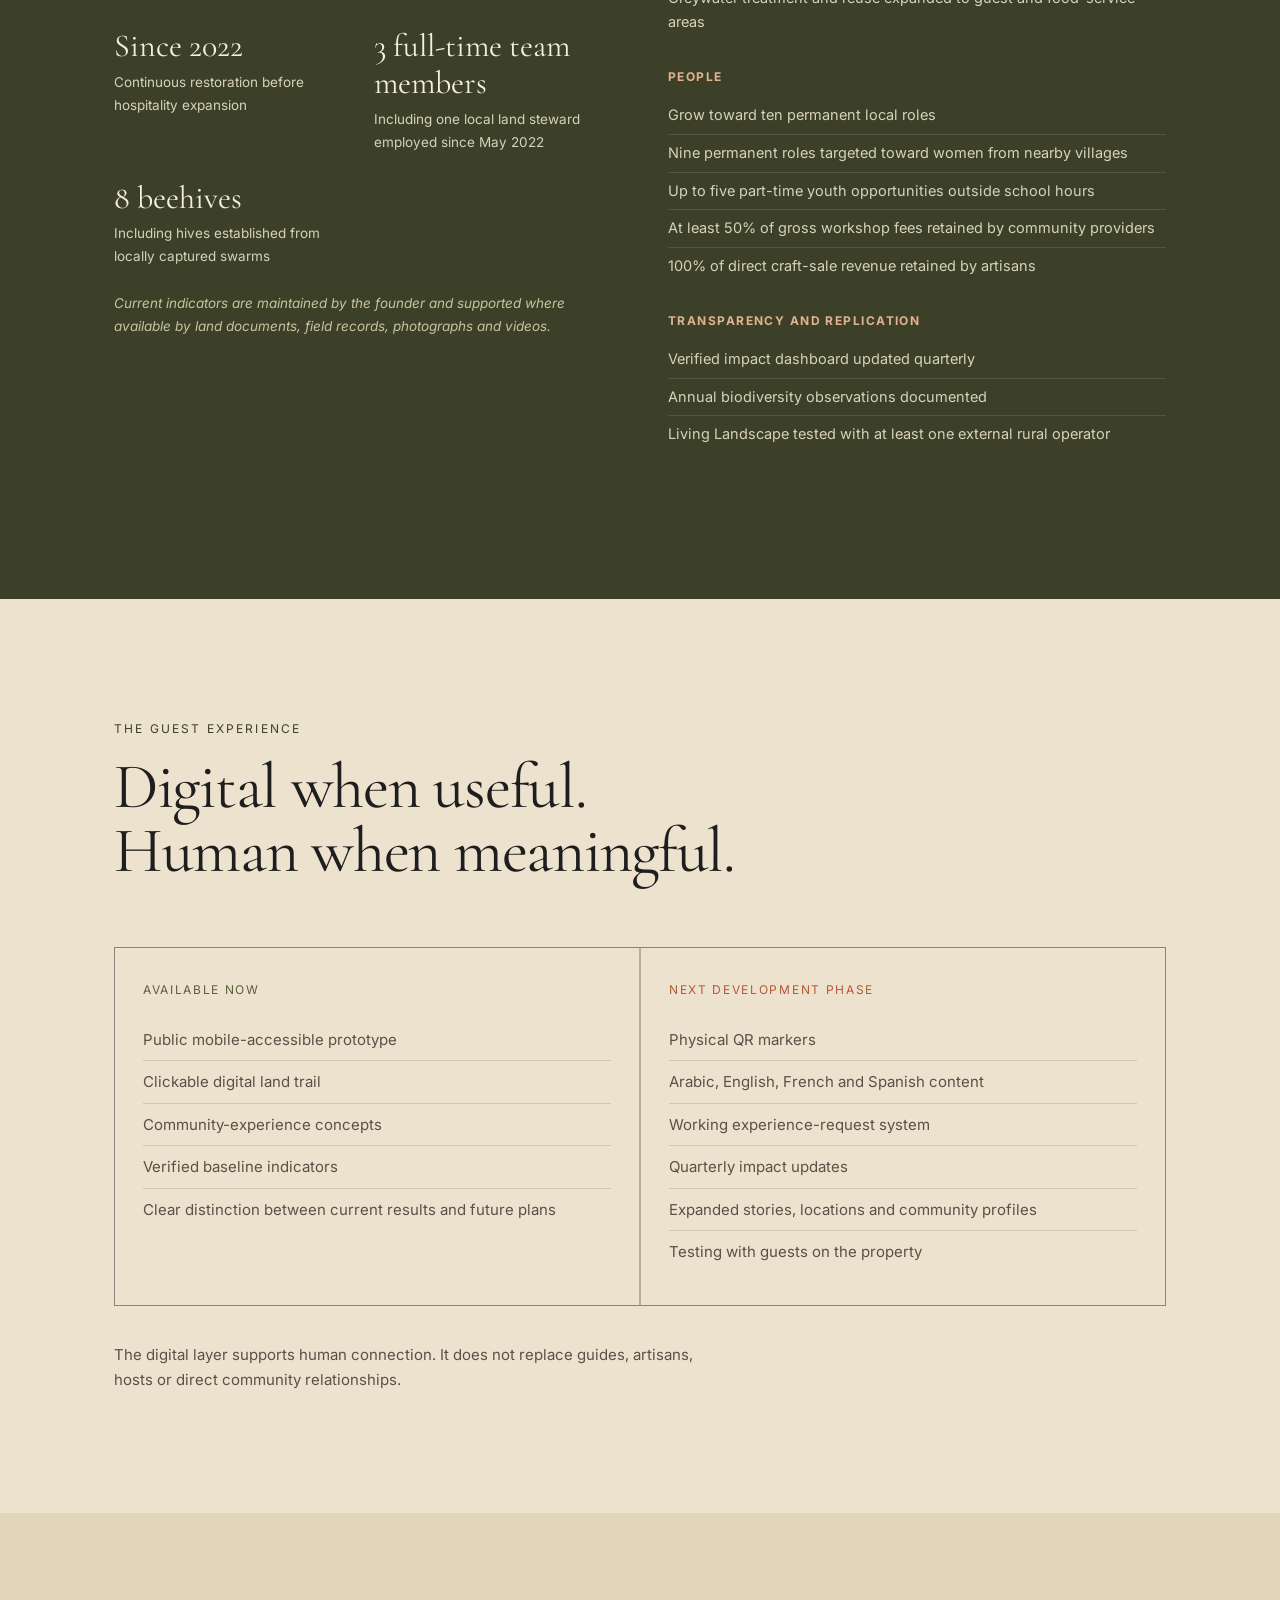
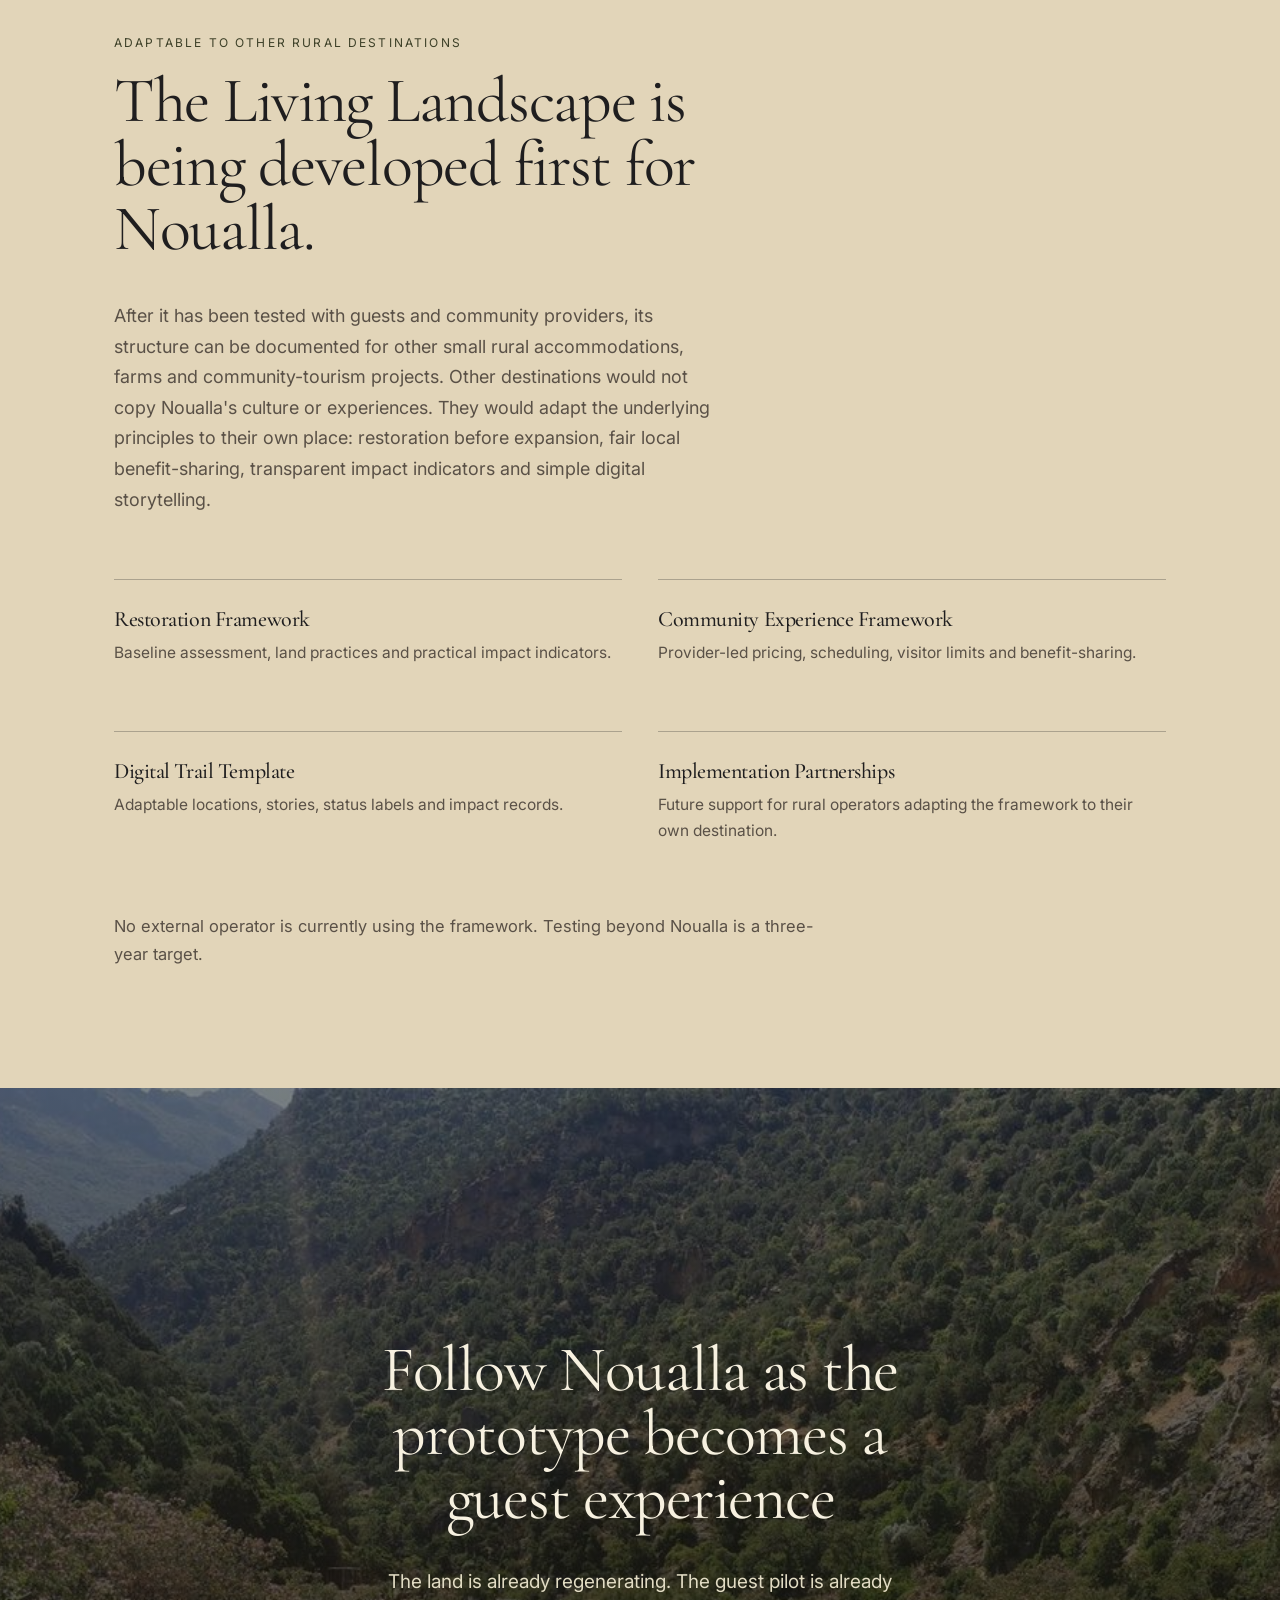
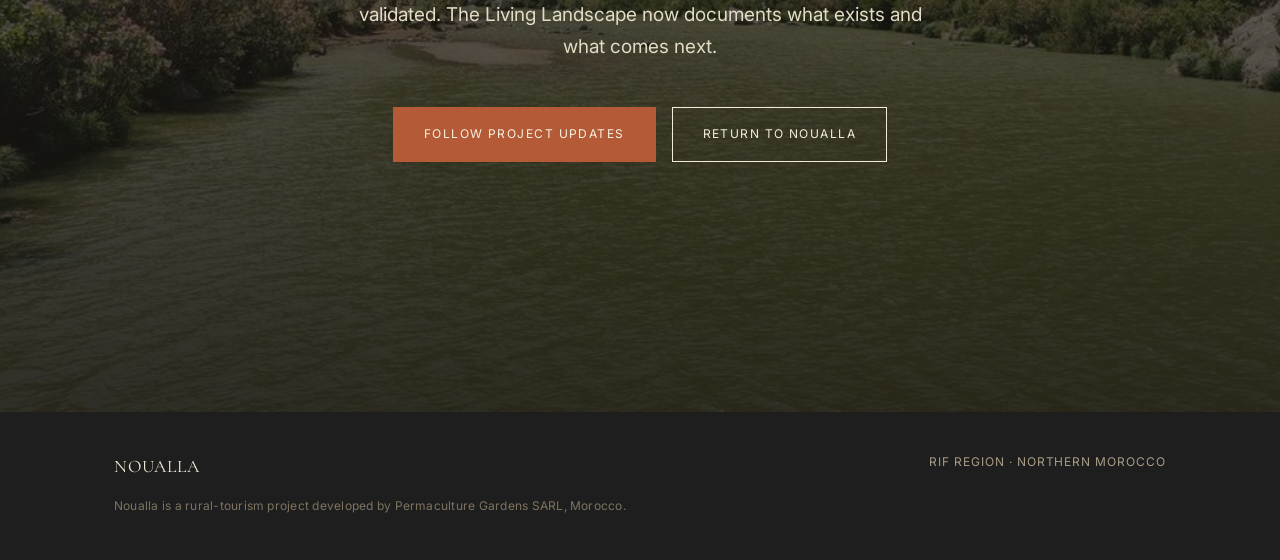
<file: living-landscape/index.html>
<!DOCTYPE html>
<html lang="en">
<head>
<meta charset="UTF-8">
<meta name="viewport" content="width=device-width, initial-scale=1.0">
<title>Noualla Living Landscape | Regenerative Rural Tourism in Morocco</title>
<meta name="description" content="Explore Noualla Living Landscape, a public digital prototype connecting guests with verified ecological restoration, community-led experiences and transparent rural tourism impact in northern Morocco.">
<link rel="canonical" href="https://noualla.com/living-landscape/">
<meta property="og:title" content="Noualla Living Landscape | Regenerative Rural Tourism in Morocco">
<meta property="og:description" content="A public digital prototype connecting guests with verified ecological restoration, community-led experiences and transparent rural tourism impact in northern Morocco.">
<meta property="og:image" content="../images/valley-alt.jpg">
<meta property="og:type" content="website">
<meta name="twitter:card" content="summary_large_image">
<link rel="preconnect" href="https://fonts.googleapis.com">
<link rel="preconnect" href="https://fonts.gstatic.com" crossorigin>
<link href="https://fonts.googleapis.com/css2?family=Cormorant+Garamond:wght@400;500;600&family=Inter:wght@400;500;600&display=swap" rel="stylesheet">
<link rel="icon" type="image/svg+xml" href="../logo/noualla-icon.svg">
<link rel="stylesheet" href="../css/style.css">
</head>
<body>

<header id="siteHeader" class="scrolled">
  <div class="wrap">
    <a href="../" class="brand" aria-label="Noualla home">
      <svg viewBox="0 0 200 200" aria-hidden="true">
        <g fill="none" stroke="var(--clay)" stroke-width="14" stroke-linecap="round" stroke-linejoin="round">
          <line x1="100" y1="26" x2="100" y2="42"/>
          <path d="M55,178 L58,122 C58,74 78,34 100,34 C122,34 142,74 142,122 L145,178"/>
          <path d="M86,178 L86,140 C86,124 92,114 100,114 C108,114 114,124 114,140 L114,178"/>
        </g>
      </svg>
      NOUALLA
    </a>
    <nav class="links">
      <a href="../#story">Story</a>
      <a href="../#land">The Land</a>
      <a href="../#pilot">Guest Pilot</a>
      <a href="../#experience">Experience</a>
      <a href="../#community">Community</a>
      <a href="../#team">Team</a>
      <a href="./" aria-current="page" style="color:var(--ink); font-weight:600;">Living Landscape</a>
      <a href="../#follow">Contact</a>
    </nav>
    <button class="menu-toggle" aria-label="Open menu" aria-expanded="false" aria-controls="mobileMenu">
      <svg viewBox="0 0 24 24" fill="none" stroke="currentColor" stroke-width="1.6"><line x1="3" y1="6" x2="21" y2="6"/><line x1="3" y1="12" x2="21" y2="12"/><line x1="3" y1="18" x2="21" y2="18"/></svg>
    </button>
  </div>
</header>

<nav id="mobileMenu" class="mobile-menu" aria-label="Mobile navigation">
  <button class="mobile-menu-close" aria-label="Close menu">
    <svg viewBox="0 0 24 24" fill="none" stroke="currentColor" stroke-width="1.6"><line x1="4" y1="4" x2="20" y2="20"/><line x1="20" y1="4" x2="4" y2="20"/></svg>
  </button>
  <a href="../#story">Story</a>
  <a href="../#land">The Land</a>
  <a href="../#pilot">Guest Pilot</a>
  <a href="../#experience">Experience</a>
  <a href="../#community">Community</a>
  <a href="../#team">Team</a>
  <a href="./" aria-current="page">Living Landscape</a>
  <a href="../#follow">Contact</a>
</nav>

<!-- HERO -->
<section class="hero" style="min-height:82vh;">
  <div class="hero-bg"><img src="../images/valley-alt.jpg" alt="Wide view across the valley toward the Mediterranean coast, sea and coastal town in the distance"></div>
  <div class="hero-inner">
    <div class="status-pill" style="color:#f3ecd9; border-color:rgba(247,241,224,0.4); margin-bottom:26px; display:inline-block;">Public Digital Prototype — July 2026</div>
    <h1 class="reveal" style="font-size:clamp(38px,6.5vw,64px);">Technology that brings guests closer to the land.</h1>
    <p class="small reveal" style="max-width:58ch;">The Noualla Living Landscape is a public prototype designed to help guests explore the land, discover community-led experiences and follow verified environmental and local impact.</p>
    <p class="small reveal" style="max-width:58ch;">The clickable digital trail and baseline impact record are available now. QR markers, multilingual content, experience requests and quarterly updates form the next development phase.</p>
    <div class="hero-actions reveal">
      <a href="#trail" class="btn primary">Explore the Trail</a>
      <a href="#impact" class="btn ghost">View Verified Impact</a>
    </div>
  </div>
</section>

<!-- THREE FUNCTIONS -->
<section>
  <div class="wrap">
    <div class="section-head reveal">
      <div class="label">One Quiet Digital Layer</div>
      <h2>Three practical functions.</h2>
    </div>
    <div class="functions-grid">
      <div class="function-card reveal">
        <div class="fnum">01</div>
        <span class="status-tag existing" style="margin-bottom:14px; display:inline-block;">Available in the prototype</span>
        <h3>Explore the Land</h3>
        <p>Clickable locations introduce the landscape, restoration systems, gardens and stories connected to specific places at Noualla.</p>
      </div>
      <div class="function-card reveal">
        <div class="fnum">02</div>
        <span class="status-tag future" style="margin-bottom:14px; display:inline-block;">Planned for formal launch</span>
        <h3>Discover Local Experiences</h3>
        <p>Guests will be able to discover pottery, cooking, herbal, farming and guided experiences led by identified local providers.</p>
      </div>
      <div class="function-card reveal">
        <div class="fnum">03</div>
        <span class="status-tag existing" style="margin-bottom:14px; display:inline-block;">Baseline available now</span>
        <h3>Follow Verified Impact</h3>
        <p>Current achievements are presented separately from future targets. The record will be updated quarterly as the project develops.</p>
      </div>
    </div>
    <p class="functions-note reveal">The prototype communicates what exists, what is planned and what still requires validation.</p>
  </div>
</section>

<!-- INTERACTIVE TRAIL -->
<section class="land" id="trail">
  <div class="wrap">
    <div class="section-head reveal">
      <div class="label">Prototype Trail</div>
      <h2>Every part of the land has a story.</h2>
      <p class="lede">The clickable prototype introduces selected parts of Noualla's landscape. Physical trail markers and QR codes will be installed during the next development phase.</p>
    </div>
    <div class="trail-wrap reveal">
      <div class="trail-map">
        <img src="../images/valley-2021.jpg" alt="Overview of the Noualla property and surrounding valley, with three numbered trail points" style="position:absolute; inset:0;">
        <button type="button" class="trail-marker" style="left:38%; top:62%;" data-open-modal="marker1" aria-label="Trail point 1: From degraded hillside to living landscape — existing">1</button>
        <button type="button" class="trail-marker" style="left:58%; top:48%;" data-open-modal="marker2" aria-label="Trail point 2: Water on the slope — existing">2</button>
        <button type="button" class="trail-marker" style="left:72%; top:70%;" data-open-modal="marker3" aria-label="Trail point 3: Habitat for pollinators — existing">3</button>
      </div>
      <div class="map-status-legend">
        <span class="status-tag existing">Existing</span>
        <span class="status-tag dev">In development</span>
        <span class="status-tag future">Future experience</span>
      </div>
      <div class="trail-note">This prototype demonstrates the first three trail points. The operational Phase One trail is planned to include six to eight locations across the property.</div>
    </div>
  </div>
</section>

<!-- Marker modals -->
<div class="modal-overlay" id="marker1" role="dialog" aria-modal="true" aria-labelledby="marker1-title">
  <div class="modal-box">
    <button class="modal-close" aria-label="Close"><svg viewBox="0 0 24 24" width="16" height="16" fill="none" stroke="currentColor" stroke-width="2"><line x1="4" y1="4" x2="20" y2="20"/><line x1="20" y1="4" x2="4" y2="20"/></svg></button>
    <div class="modal-photo"><img src="../images/planting-2022.jpg" alt="Planting one of the first olive trees on the bare hillside in 2022"></div>
    <div class="modal-body">
      <span class="status-tag existing">Existing</span>
      <h3 id="marker1-title" style="margin-top:14px;">From Degraded Hillside to Living Landscape</h3>
      <p>Restoration began in 2022. Since then, 672 trees have been planted across the 9,300 m² hillside — 628 currently surviving — alongside terraces, planting areas and long-term land care.</p>
    </div>
  </div>
</div>

<div class="modal-overlay" id="marker2" role="dialog" aria-modal="true" aria-labelledby="marker2-title">
  <div class="modal-box">
    <button class="modal-close" aria-label="Close"><svg viewBox="0 0 24 24" width="16" height="16" fill="none" stroke="currentColor" stroke-width="2"><line x1="4" y1="4" x2="20" y2="20"/><line x1="20" y1="4" x2="4" y2="20"/></svg></button>
    <div class="modal-photo"><img src="../images/swale-digging.jpg" alt="A worker hand-digging a swale trench into the hillside"></div>
    <div class="modal-body">
      <span class="status-tag existing">Existing</span>
      <h3 id="marker2-title" style="margin-top:14px;">Water on the Slope</h3>
      <p>Eight major terraces and swales slow water and reduce erosion. Kitchen and shower greywater is treated through reeds and bamboo and reused in the garden.</p>
    </div>
  </div>
</div>

<div class="modal-overlay" id="marker3" role="dialog" aria-modal="true" aria-labelledby="marker3-title">
  <div class="modal-box">
    <button class="modal-close" aria-label="Close"><svg viewBox="0 0 24 24" width="16" height="16" fill="none" stroke="currentColor" stroke-width="2"><line x1="4" y1="4" x2="20" y2="20"/><line x1="20" y1="4" x2="4" y2="20"/></svg></button>
    <div class="modal-photo"><img src="../images/lavender-macro.jpg" alt="A hand holding freshly picked lavender sprigs in a blooming field"></div>
    <div class="modal-body">
      <span class="status-tag existing">Existing</span>
      <h3 id="marker3-title" style="margin-top:14px;">Habitat for Pollinators</h3>
      <p>Eight beehives are established on site. Trees, flowering plants and chemical-free land care support bees, butterflies and other pollinators. Future biodiversity observations will be recorded through the Living Landscape system.</p>
    </div>
  </div>
</div>

<!-- COMMUNITY EXPERIENCE CARDS -->
<section>
  <div class="wrap">
    <div class="section-head reveal">
      <div class="label">Community Experiences</div>
      <h2>Discover the territory through the people who know it.</h2>
    </div>
    <div class="preview-grid">
      <div class="preview-card reveal">
        <div class="ph"><img src="../images/pottery-lids-drying.jpg" alt="Handmade tagine lids and pottery drying near the kiln in Frane Ali"></div>
        <h3>Women-Led Pottery in Frane Ali</h3>
        <p>Two nearby pottery families have verbally agreed to help develop future guest workshops. The craft is practiced by women and has been passed through mothers and grandmothers to their daughters. Providers will control availability, visitor numbers, pricing and what they choose to share.</p>
        <button type="button" class="preview-btn" data-open-modal="preview1">Preview Experience</button>
      </div>
      <div class="preview-card reveal">
        <div class="ph"><img src="../images/herb-bed.jpg" alt="A bed of rosemary, sage and bay laurel grown on site"></div>
        <h3>Herbs, Teas and Natural Products</h3>
        <p>Led by Hanane Rahmoune, Noualla's herb garden supports herbal teas, dried plants and essential-oil experimentation. Future experiences will connect the garden with local women and seasonal knowledge.</p>
        <button type="button" class="preview-btn" data-open-modal="preview2">Preview Experience</button>
      </div>
      <div class="preview-card reveal">
        <div class="ph"><img src="../images/vegetable-terraces.jpg" alt="A wide view of the terraced vegetable gardens on the hillside"></div>
        <h3>Regenerative Land Walk</h3>
        <p>A guided introduction to trees, terraces, swales, food gardens, greywater reuse, beehives and the process of restoring a dry hillside before expanding hospitality.</p>
        <button type="button" class="preview-btn" data-open-modal="preview3">Preview Experience</button>
      </div>
    </div>
  </div>
</section>

<!-- Preview modals -->
<div class="modal-overlay" id="preview1" role="dialog" aria-modal="true" aria-labelledby="preview1-title">
  <div class="modal-box">
    <button class="modal-close" aria-label="Close"><svg viewBox="0 0 24 24" width="16" height="16" fill="none" stroke="currentColor" stroke-width="2"><line x1="4" y1="4" x2="20" y2="20"/><line x1="20" y1="4" x2="4" y2="20"/></svg></button>
    <div class="modal-body">
      <h3 id="preview1-title">Women-Led Pottery in Frane Ali</h3>
      <span class="modal-tag">Participation verbally confirmed — formal launch pending</span>
      <p style="margin-top:16px;">Two nearby pottery families have verbally agreed to help develop future guest workshops. The craft is practiced by women and has been passed through mothers and grandmothers to their daughters.</p>
      <p>Providers will control availability, visitor numbers, pricing and what they choose to share. Final details will be developed with participating local providers.</p>
    </div>
  </div>
</div>

<div class="modal-overlay" id="preview2" role="dialog" aria-modal="true" aria-labelledby="preview2-title">
  <div class="modal-box">
    <button class="modal-close" aria-label="Close"><svg viewBox="0 0 24 24" width="16" height="16" fill="none" stroke="currentColor" stroke-width="2"><line x1="4" y1="4" x2="20" y2="20"/><line x1="20" y1="4" x2="4" y2="20"/></svg></button>
    <div class="modal-body">
      <h3 id="preview2-title">Herbs, Teas and Natural Products</h3>
      <span class="modal-tag">In development</span>
      <p style="margin-top:16px;">Led by Hanane Rahmoune, Noualla's herb garden supports herbal teas, dried plants and essential-oil experimentation.</p>
      <p>Future experiences will connect the garden with local women and seasonal knowledge. Final details will be developed with participating local providers.</p>
    </div>
  </div>
</div>

<div class="modal-overlay" id="preview3" role="dialog" aria-modal="true" aria-labelledby="preview3-title">
  <div class="modal-box">
    <button class="modal-close" aria-label="Close"><svg viewBox="0 0 24 24" width="16" height="16" fill="none" stroke="currentColor" stroke-width="2"><line x1="4" y1="4" x2="20" y2="20"/><line x1="20" y1="4" x2="4" y2="20"/></svg></button>
    <div class="modal-body">
      <h3 id="preview3-title">Regenerative Land Walk</h3>
      <span class="modal-tag">Prototype content available</span>
      <p style="margin-top:16px;">A guided introduction to trees, terraces, swales, food gardens, greywater reuse, beehives and the process of restoring a dry hillside before expanding hospitality.</p>
      <p>Final details will be developed with participating local providers.</p>
    </div>
  </div>
</div>

<!-- IMPACT -->
<section class="community" id="impact">
  <div class="wrap">
    <div class="section-head reveal">
      <div class="label">Transparent Impact</div>
      <h2>Start with what is verified. Measure what comes next.</h2>
    </div>
    <div class="impact-cols reveal">
      <div>
        <div class="impact-col-label" style="color:#a7d0c9;">Verified Now</div>
        <div class="verified-grid">
          <div class="verified-stat"><div class="n">9,300 m²</div><div class="l">Privately owned, titled land under long-term care</div></div>
          <div class="verified-stat"><div class="n">672 trees planted</div><div class="l">628 currently surviving — approximately 93%</div></div>
          <div class="verified-stat"><div class="n">~6,000 m²</div><div class="l">Actively planted, cultivated or managed</div></div>
          <div class="verified-stat"><div class="n">~3,000 m²</div><div class="l">Maintained for native vegetation</div></div>
          <div class="verified-stat"><div class="n">Since 2022</div><div class="l">Continuous restoration before hospitality expansion</div></div>
          <div class="verified-stat"><div class="n">3 full-time team members</div><div class="l">Including one local land steward employed since May 2022</div></div>
          <div class="verified-stat"><div class="n">8 beehives</div><div class="l">Including hives established from locally captured swarms</div></div>
        </div>
        <p class="verify-note">Current indicators are maintained by the founder and supported where available by land documents, field records, photographs and videos.</p>
      </div>
      <div>
        <div class="impact-col-label" style="color:#e0b28f;">Future Targets — Measured From Formal Opening</div>
        <div class="target-cat">
          <h5>Land</h5>
          <ul>
            <li>At least 750 established trees</li>
            <li>At least 90% survival for new plantings</li>
            <li>Approximately 3,000 m² maintained for native vegetation</li>
            <li>Continued zero use of synthetic herbicides, pesticides and fertilizers</li>
            <li>Greywater treatment and reuse expanded to guest and food-service areas</li>
          </ul>
        </div>
        <div class="target-cat">
          <h5>People</h5>
          <ul>
            <li>Grow toward ten permanent local roles</li>
            <li>Nine permanent roles targeted toward women from nearby villages</li>
            <li>Up to five part-time youth opportunities outside school hours</li>
            <li>At least 50% of gross workshop fees retained by community providers</li>
            <li>100% of direct craft-sale revenue retained by artisans</li>
          </ul>
        </div>
        <div class="target-cat">
          <h5>Transparency and Replication</h5>
          <ul>
            <li>Verified impact dashboard updated quarterly</li>
            <li>Annual biodiversity observations documented</li>
            <li>Living Landscape tested with at least one external rural operator</li>
          </ul>
        </div>
      </div>
    </div>
  </div>
</section>

<!-- DIGITAL WHEN USEFUL -->
<section>
  <div class="wrap">
    <div class="section-head reveal">
      <div class="label">The Guest Experience</div>
      <h2>Digital when useful. Human when meaningful.</h2>
    </div>
    <div class="avail-row reveal">
      <div class="avail-col now">
        <div class="jlabel">Available Now</div>
        <ul>
          <li>Public mobile-accessible prototype</li>
          <li>Clickable digital land trail</li>
          <li>Community-experience concepts</li>
          <li>Verified baseline indicators</li>
          <li>Clear distinction between current results and future plans</li>
        </ul>
      </div>
      <div class="avail-col next">
        <div class="jlabel">Next Development Phase</div>
        <ul>
          <li>Physical QR markers</li>
          <li>Arabic, English, French and Spanish content</li>
          <li>Working experience-request system</li>
          <li>Quarterly impact updates</li>
          <li>Expanded stories, locations and community profiles</li>
          <li>Testing with guests on the property</li>
        </ul>
      </div>
    </div>
    <p class="journey-note reveal">The digital layer supports human connection. It does not replace guides, artisans, hosts or direct community relationships.</p>
  </div>
</section>

<!-- SCALABILITY -->
<section class="land">
  <div class="wrap">
    <div class="section-head reveal">
      <div class="label">Adaptable to Other Rural Destinations</div>
      <h2>The Living Landscape is being developed first for Noualla.</h2>
      <p class="lede">After it has been tested with guests and community providers, its structure can be documented for other small rural accommodations, farms and community-tourism projects. Other destinations would not copy Noualla's culture or experiences. They would adapt the underlying principles to their own place: restoration before expansion, fair local benefit-sharing, transparent impact indicators and simple digital storytelling.</p>
    </div>
    <div class="scale-grid reveal">
      <div class="scale-item">
        <h4>Restoration Framework</h4>
        <p>Baseline assessment, land practices and practical impact indicators.</p>
      </div>
      <div class="scale-item">
        <h4>Community Experience Framework</h4>
        <p>Provider-led pricing, scheduling, visitor limits and benefit-sharing.</p>
      </div>
      <div class="scale-item">
        <h4>Digital Trail Template</h4>
        <p>Adaptable locations, stories, status labels and impact records.</p>
      </div>
      <div class="scale-item">
        <h4>Implementation Partnerships</h4>
        <p>Future support for rural operators adapting the framework to their own destination.</p>
      </div>
    </div>
    <p class="scale-closing reveal">No external operator is currently using the framework. Testing beyond Noualla is a three-year target.</p>
  </div>
</section>

<!-- FINAL CTA -->
<section class="closing">
  <div class="closing-bg"><img src="../images/river.jpg" alt="A river gorge with clear water near Noualla, surrounded by oleander and mountains"></div>
  <div class="wrap">
    <h2 class="reveal">Follow Noualla as the prototype becomes a guest experience</h2>
    <p class="reveal">The land is already regenerating. The guest pilot is already validated. The Living Landscape now documents what exists and what comes next.</p>
    <div class="cta-row reveal">
      <a href="https://www.instagram.com/maisonnoualla/" class="btn primary" target="_blank" rel="noopener">Follow Project Updates</a>
      <a href="../" class="btn ghost">Return to Noualla</a>
    </div>
  </div>
</section>

<footer>
  <div class="wrap" style="flex-direction:column; align-items:flex-start; gap:6px;">
    <div style="display:flex; justify-content:space-between; width:100%; flex-wrap:wrap; gap:14px;">
      <div class="fbrand">NOUALLA</div>
      <div class="fline">Rif Region · Northern Morocco</div>
    </div>
    <div class="fline" style="text-transform:none; letter-spacing:0.02em; color:#7d735f; margin-top:8px;">Noualla is a rural-tourism project developed by Permaculture Gardens SARL, Morocco.</div>
  </div>
</footer>

<script src="../js/living-landscape.js"></script>
</body>
</html>
</file>
<file: css/style.css>
:root{
    --ink:#1F1E1F; --ink-soft:#5a5147;
    --paper:#ece2ce; --paper-deep:#e2d5b9;
    --olive:#5B5F3B; --olive-dark:#3d4028;
    --clay:#B45A37; --sage:#A6B097; --limestone:#C8C2B6;
    --line: rgba(31,30,30,0.14); --line-strong: rgba(31,30,30,0.28);
  }
  *{box-sizing:border-box; margin:0; padding:0;}
  html{scroll-behavior:smooth;}
  body{background:var(--paper); color:var(--ink); font-family:'Inter', sans-serif; font-size:18px; line-height:1.7; -webkit-font-smoothing:antialiased; overflow-x:hidden;}
  @media (prefers-reduced-motion: reduce){*{animation-duration:0.01ms !important; animation-iteration-count:1 !important; transition-duration:0.01ms !important; scroll-behavior:auto !important;}}
  h1,h2,h3,h4{font-family:'Cormorant Garamond', serif; font-weight:400; letter-spacing:-0.02em; color:var(--ink); line-height:1;}
  a{color:inherit; text-decoration:none;}
  a:focus-visible, button:focus-visible{outline:2px solid var(--clay); outline-offset:3px;}
  img{display:block; width:100%; height:100%; object-fit:cover;}
  p{max-width:600px;}
  .label{font-family:'Inter', sans-serif; font-size:12px; letter-spacing:0.18em; text-transform:uppercase; color:var(--olive-dark);}
  .wrap{max-width:1180px; margin:0 auto; padding:0 clamp(20px, 5vw, 64px);}
  .ph{background:#d9cba8; overflow:hidden; position:relative;}
  .reveal{opacity:0; transform:translateY(20px); transition:opacity 0.8s ease, transform 0.8s ease;}
  .reveal.in{opacity:1; transform:translateY(0);}

  /* NAV */
  header{position:fixed; top:0; left:0; right:0; z-index:50; padding:26px 0; transition: background 0.4s ease, padding 0.4s ease; border-bottom:1px solid transparent;}
  header.scrolled{background:rgba(236,226,206,0.92); backdrop-filter:blur(6px); padding:16px 0; border-bottom:1px solid var(--line);}
  header .wrap{display:flex; align-items:center; justify-content:space-between;}
  .brand{font-family:'Cormorant Garamond', serif; font-size:1.5rem; letter-spacing:0.06em; display:flex; align-items:center; gap:10px;}
  .brand svg{width:26px; height:26px; flex-shrink:0;}
  nav.links{display:flex; gap:34px; font-size:12px; letter-spacing:0.1em; text-transform:uppercase;}
  nav.links a{position:relative; padding-bottom:3px; color:var(--ink-soft);}
  nav.links a:hover{color:var(--ink);}
  nav.links a::after{content:""; position:absolute; left:0; bottom:0; width:0; height:1px; background:var(--clay); transition:width 0.25s ease;}
  nav.links a:hover::after{width:100%;}
  @media (max-width:800px){ nav.links{display:none;} }

  /* Mobile menu */
  .menu-toggle{display:none; background:none; border:1px solid var(--line-strong); width:42px; height:42px; align-items:center; justify-content:center; cursor:pointer; flex-shrink:0;}
  .menu-toggle span, .menu-toggle::before, .menu-toggle::after{display:none;}
  .menu-toggle svg{width:18px; height:18px;}
  @media (max-width:800px){ .menu-toggle{display:flex;} }
  .mobile-menu{position:fixed; inset:0; background:var(--paper); z-index:100; display:none; flex-direction:column; padding:100px 32px 40px;}
  .mobile-menu.open{display:flex;}
  .mobile-menu a{font-family:'Cormorant Garamond', serif; font-size:32px; padding:16px 0; border-bottom:1px solid var(--line); color:var(--ink);}
  .mobile-menu-close{position:absolute; top:26px; right:24px; width:42px; height:42px; border:1px solid var(--line-strong); background:none; display:flex; align-items:center; justify-content:center; cursor:pointer;}
  .mobile-menu-close svg{width:18px; height:18px;}

  /* HERO */
  .hero{position:relative; min-height:100vh; min-height:100svh; display:flex; flex-direction:column; align-items:center; justify-content:center; text-align:center; overflow:hidden;}
  .hero-bg{position:absolute; inset:0; z-index:0;}
  .hero-bg img{width:100%; height:100%; object-fit:cover;}
  .hero-bg::after{content:""; position:absolute; inset:0; background:linear-gradient(180deg, rgba(20,17,12,0.35) 0%, rgba(20,17,12,0.28) 45%, rgba(15,13,9,0.72) 100%);}
  .hero-inner{position:relative; z-index:2; color:#f7f1e0; max-width:760px; padding:0 24px;}
  .hero .label{color:#d9d0b3; margin-bottom:26px;}
  .hero h1{font-size:clamp(56px, 10vw, 96px); line-height:0.95; font-weight:400; letter-spacing:0.02em; color:#f7f1e0;}
  .hero .sub{margin:30px auto 0; max-width:44ch; font-family:'Cormorant Garamond', serif; font-size:clamp(20px,2.6vw,28px); font-weight:400; color:#f1e9d2; line-height:1.35;}
  .hero .small{margin:22px auto 0; max-width:52ch; font-size:16px; color:#d8d0b8; line-height:1.7;}
  .hero-actions{margin-top:44px; display:flex; gap:18px; flex-wrap:wrap; align-items:center; justify-content:center;}
  .btn{font-family:'Inter', sans-serif; font-size:12px; letter-spacing:0.12em; text-transform:uppercase; padding:16px 30px; border:1px solid #f3ecd9; color:#f3ecd9; display:inline-block; transition:background 0.25s ease, color 0.25s ease;}
  .btn.primary{background:#f3ecd9; color:var(--ink);}
  .btn.primary:hover{background:var(--clay); border-color:var(--clay); color:#f7f1e0;}
  .btn.ghost:hover{background:#f3ecd9; color:var(--ink);}

  /* SECTION GENERIC */
  section{position:relative; padding:120px 0;}
  .section-head{max-width:640px; margin-bottom:64px;}
  .section-head.center{margin-left:auto; margin-right:auto; text-align:center;}
  .section-head h2{font-size:clamp(42px, 5.6vw, 64px); margin-top:16px;}
  .section-head p.lede{margin-top:40px; color:var(--ink-soft); font-size:18px;}
  .section-head.center p.lede{margin-left:auto; margin-right:auto;}

  /* STORY */
  .story{background:var(--paper);}
  .story-grid{display:grid; grid-template-columns:0.95fr 1.05fr; gap:72px; align-items:center;}
  @media (max-width:900px){.story-grid{grid-template-columns:1fr;}}
  .story-text p{color:var(--ink-soft); margin-bottom:24px;}
  .story-detail{margin-top:36px;}
  .story-photo .ph{aspect-ratio:4/5;}
  @media (max-width:900px){.story-photo{order:-1;}}

  /* LAND */
  .land{background:var(--paper-deep);}
  .land-photos{display:grid; grid-template-columns:1.6fr 1fr; gap:16px; margin-bottom:80px;}
  @media (max-width:760px){.land-photos{grid-template-columns:1fr;}}
  .land-photos .ph.big{aspect-ratio:16/9;}
  .land-photos .ph.small{aspect-ratio:3/4;}
  .land-blocks{display:grid; grid-template-columns:repeat(3,1fr); gap:56px;}
  @media (max-width:760px){.land-blocks{grid-template-columns:1fr; gap:44px;}}
  .land-block .num{font-family:'Cormorant Garamond', serif; font-size:15px; letter-spacing:0.1em; color:var(--clay); text-transform:uppercase; margin-bottom:14px;}
  .land-block h3{font-size:26px; font-weight:500; letter-spacing:-0.01em; margin-bottom:12px; line-height:1.2;}
  .land-block p{color:var(--ink-soft); font-size:16px; margin:0;}

  /* EXPERIENCE */
  .experience{background:var(--paper);}
  .exp-note{font-style:italic; font-family:'Cormorant Garamond', serif; font-size:20px; color:var(--olive-dark); margin-bottom:48px;}
  .exp-grid{display:grid; grid-template-columns:repeat(3, 1fr); gap:36px 32px;}
  @media (max-width:920px){.exp-grid{grid-template-columns:1fr 1fr;}}
  @media (max-width:620px){.exp-grid{grid-template-columns:1fr;}}
  .exp-card .ph{aspect-ratio:4/5; margin-bottom:22px;}
  .exp-card h3{font-size:24px; font-weight:500; letter-spacing:-0.01em; margin-bottom:10px; line-height:1.2;}
  .exp-card p{color:var(--ink-soft); font-size:15.5px; margin:0;}
  .exp-card.wide{grid-column:span 1;}

  /* CRAFT & COMMUNITY */
  .community{background:var(--olive-dark); color:#efe9d8;}
  .community .label{color:#c9c39f;}
  .community .section-head h2{color:#f4efe0;}
  .community .section-head p.lede{color:#d7d2ba;}
  .comm-photos{display:grid; grid-template-columns:repeat(4,1fr); gap:16px;}
  @media (max-width:900px){.comm-photos{grid-template-columns:1fr 1fr;}}
  @media (max-width:560px){.comm-photos{grid-template-columns:1fr;}}
  .comm-photos .ph{aspect-ratio:3/4;}
  .comm-cap{margin-top:12px; font-size:12px; letter-spacing:0.12em; text-transform:uppercase; color:#c9c39f;}

  /* DEVELOPMENT */
  .development{background:var(--paper-deep);}
  .dev-grid{display:grid; grid-template-columns:1fr 1fr; gap:72px; align-items:center;}
  @media (max-width:900px){.dev-grid{grid-template-columns:1fr;}}
  .dev-photos{display:grid; grid-template-columns:1.4fr 1fr; gap:14px;}
  @media (max-width:760px){.dev-photos{grid-template-columns:1fr;}}
  .dev-photos .ph.big{aspect-ratio:3/4;}
  .dev-photos .ph.small{aspect-ratio:1/1; align-self:end;}
  .dev-text p{color:var(--ink-soft); margin-bottom:28px;}
  .phase-label{font-size:12px; letter-spacing:0.18em; text-transform:uppercase; color:var(--olive-dark); margin-bottom:18px;}
  .phase-list{list-style:none; margin-bottom:32px;}
  .phase-list li{padding:9px 0; font-size:17px; color:var(--ink); display:flex; gap:12px; border-bottom:1px solid var(--line);}
  .phase-list li:first-child{border-top:1px solid var(--line);}
  .phase-list li span.ck{color:var(--olive); font-weight:600;}
  .dev-closing{font-family:'Cormorant Garamond', serif; font-style:italic; font-size:22px; color:var(--olive-dark);}

  /* FINAL CTA */
  .closing{position:relative; color:#f3ecd9; text-align:center;}
  .closing-bg{position:absolute; inset:0; z-index:0;}
  .closing-bg img{width:100%; height:100%; object-fit:cover;}
  .closing-bg::after{content:""; position:absolute; inset:0; background:linear-gradient(180deg, rgba(18,15,11,0.5), rgba(18,15,11,0.82));}
  .closing .wrap{position:relative; z-index:1; padding-top:130px; padding-bottom:130px; max-width:700px;}
  .closing .label{color:#cbb98f; margin-bottom:22px;}
  .closing h2{color:#f7f1e0; font-size:clamp(42px,5.6vw,64px);}
  .closing p{color:#e2dcc4; font-size:19px; margin:36px auto 0; max-width:48ch;}
  .cta-row{margin-top:44px; display:flex; gap:16px; flex-wrap:wrap; justify-content:center;}
  .closing .btn.primary{background:var(--clay); border-color:var(--clay); color:#f7f1e0;}
  .closing .btn.primary:hover{background:#c9885f; border-color:#c9885f;}

  footer{background:var(--ink); color:#a79c86; padding:40px 0 44px;}
  footer .wrap{display:flex; justify-content:space-between; align-items:center; flex-wrap:wrap; gap:14px;}
  footer .fbrand{font-family:'Cormorant Garamond', serif; color:#f3ecd9; font-size:1.1rem; letter-spacing:0.06em;}
  footer .fline{font-size:12px; letter-spacing:0.08em; text-transform:uppercase;}

/* ============================================================
   LIVING LANDSCAPE — NEW COMPONENTS (added for digital-side update)
   ============================================================ */

/* status pill */
.status-pill{display:inline-block; font-size:11px; letter-spacing:0.14em; text-transform:uppercase; color:var(--olive-dark); border:1px solid var(--line-strong); padding:6px 14px; border-radius:2px;}

/* ---- Homepage: Digital Companion section ---- */
.digital-companion{background:var(--limestone, #e6dfcb);}
.dc-grid{display:grid; grid-template-columns:1fr 1fr; gap:64px; align-items:center;}
@media (max-width:900px){.dc-grid{grid-template-columns:1fr;}}
.dc-photo .ph{aspect-ratio:4/5;}
.dc-text p{color:var(--ink-soft); margin:24px 0;}
.dc-features{display:grid; grid-template-columns:1fr; gap:28px; margin:36px 0 40px;}
.dc-feature{display:flex; gap:16px; align-items:flex-start;}
.dc-feature svg{width:28px; height:28px; flex-shrink:0; margin-top:3px; color:var(--clay);}
.dc-feature h4{font-family:'Cormorant Garamond', serif; font-size:22px; font-weight:500; margin-bottom:4px;}
.dc-feature p{color:var(--ink-soft); font-size:15.5px; margin:0;}
.dc-status{margin-bottom:18px;}
.dc-note{font-size:14px; color:var(--ink-soft); margin-top:14px;}
.btn:disabled, .btn[aria-disabled="true"]{opacity:0.55; cursor:not-allowed;}

/* ---- Three function cards (Living Landscape page) ---- */
.functions-grid{display:grid; grid-template-columns:repeat(3,1fr); gap:32px;}
@media (max-width:860px){.functions-grid{grid-template-columns:1fr;}}
.function-card{border:1px solid var(--line-strong); padding:36px 30px;}
.function-card .fnum{font-family:'Cormorant Garamond', serif; font-size:15px; letter-spacing:0.12em; color:var(--clay); margin-bottom:18px;}
.function-card h3{font-size:26px; font-weight:500; margin-bottom:14px; line-height:1.2;}
.function-card p{color:var(--ink-soft); font-size:15.5px; margin:0;}
.functions-note{margin-top:40px; font-style:italic; font-family:'Cormorant Garamond', serif; font-size:19px; color:var(--olive-dark);}

/* ---- Trail map ---- */
.trail-wrap{position:relative; max-width:820px; margin:0 auto;}
.trail-map{position:relative; aspect-ratio:4/3; overflow:hidden;}
.trail-marker{position:absolute; width:38px; height:38px; border-radius:50%; background:var(--clay); border:3px solid #f7f1e0; color:#f7f1e0; font-family:'Cormorant Garamond', serif; font-size:17px; display:flex; align-items:center; justify-content:center; cursor:pointer; transform:translate(-50%,-50%); transition:transform 0.2s ease, background 0.2s ease; box-shadow:0 3px 10px rgba(0,0,0,0.3);}
.trail-marker:hover, .trail-marker:focus-visible{transform:translate(-50%,-50%) scale(1.15); background:var(--olive-dark);}
.trail-marker:focus-visible{outline:3px solid #f7f1e0; outline-offset:2px;}
.trail-note{margin-top:28px; padding:20px 24px; background:var(--paper-deep); border-left:3px solid var(--clay); font-size:15px; color:var(--ink-soft);}

/* ---- Modal / drawer (shared: trail + experience preview) ---- */
.modal-overlay{position:fixed; inset:0; background:rgba(20,17,12,0.6); z-index:200; display:none; align-items:center; justify-content:center; padding:24px;}
.modal-overlay.open{display:flex;}
.modal-box{background:var(--paper); max-width:560px; width:100%; max-height:88vh; overflow-y:auto; position:relative; box-shadow:0 20px 60px rgba(0,0,0,0.35);}
.modal-box .modal-photo{aspect-ratio:16/10;}
.modal-body{padding:36px 34px 40px;}
.modal-body h3{font-size:30px; margin-bottom:16px;}
.modal-body p{color:var(--ink-soft); font-size:16px; margin-bottom:10px;}
.modal-close{position:absolute; top:16px; right:16px; width:38px; height:38px; border-radius:50%; background:rgba(20,17,12,0.55); color:#f7f1e0; border:none; font-size:20px; cursor:pointer; z-index:2; display:flex; align-items:center; justify-content:center;}
.modal-close:focus-visible{outline:2px solid #f7f1e0; outline-offset:2px;}
.modal-meta{display:flex; flex-direction:column; gap:8px; margin:18px 0; font-size:14.5px; color:var(--ink-soft);}
.modal-meta strong{color:var(--ink);}
.modal-tag{display:inline-block; font-size:11px; letter-spacing:0.12em; text-transform:uppercase; color:var(--olive-dark); border:1px solid var(--line-strong); padding:5px 12px; margin-top:6px;}

/* ---- Experience preview cards (Living Landscape page) ---- */
.preview-grid{display:grid; grid-template-columns:repeat(3,1fr); gap:32px;}
@media (max-width:860px){.preview-grid{grid-template-columns:1fr;}}
.preview-card .ph{aspect-ratio:4/5; margin-bottom:20px;}
.preview-card h3{font-size:23px; font-weight:500; margin-bottom:10px; line-height:1.2;}
.preview-card p{color:var(--ink-soft); font-size:15.5px; margin-bottom:18px;}
.preview-btn{font-family:'Inter',sans-serif; font-size:12px; letter-spacing:0.1em; text-transform:uppercase; background:none; border:1px solid var(--ink); color:var(--ink); padding:12px 20px; cursor:pointer; transition:background 0.2s ease, color 0.2s ease;}
.preview-btn:hover{background:var(--ink); color:var(--paper);}

/* ---- Impact dashboard ---- */
.impact-cols{display:grid; grid-template-columns:1fr 1fr; gap:56px;}
@media (max-width:860px){.impact-cols{grid-template-columns:1fr; gap:48px;}}
.impact-col-label{font-size:12px; letter-spacing:0.14em; text-transform:uppercase; color:var(--olive-dark); margin-bottom:26px; padding-bottom:14px; border-bottom:1px solid var(--line-strong);}
.baseline-grid{display:grid; grid-template-columns:1fr 1fr; gap:32px 24px;}
.baseline-stat .n{font-family:'Cormorant Garamond', serif; font-size:44px; color:var(--clay); line-height:1;}
.baseline-stat .l{font-size:14px; color:var(--ink-soft); margin-top:8px;}
.planned-list{list-style:none;}
.planned-list li{padding:11px 0; border-bottom:1px solid var(--line); font-size:15.5px; color:var(--ink-soft); display:flex; justify-content:space-between; align-items:center; gap:12px;}
.planned-tag{font-size:10.5px; letter-spacing:0.1em; text-transform:uppercase; color:var(--olive); border:1px solid var(--olive); padding:3px 9px; flex-shrink:0;}
.impact-statement{margin-top:44px; font-style:italic; font-family:'Cormorant Garamond', serif; font-size:19px; color:var(--olive-dark); max-width:70ch;}

/* ---- Guest journey ---- */
.journey-row{display:grid; grid-template-columns:repeat(3,1fr); gap:2px; background:var(--line-strong); border:1px solid var(--line-strong);}
@media (max-width:800px){.journey-row{grid-template-columns:1fr;}}
.journey-stage{background:var(--paper); padding:36px 30px;}
.journey-stage .jlabel{font-size:12px; letter-spacing:0.14em; text-transform:uppercase; color:var(--clay); margin-bottom:20px;}
.journey-stage ul{list-style:none;}
.journey-stage li{padding:8px 0; font-size:15px; color:var(--ink-soft); border-top:1px solid var(--line);}
.journey-stage li:first-of-type{border-top:none;}
.journey-note{margin-top:36px; font-size:15px; color:var(--ink-soft);}

/* ---- Scalability grid ---- */
.scale-grid{display:grid; grid-template-columns:1fr 1fr; gap:36px;}
@media (max-width:760px){.scale-grid{grid-template-columns:1fr;}}
.scale-item{padding:28px 0; border-top:1px solid var(--line-strong);}
.scale-item h4{font-family:'Cormorant Garamond', serif; font-size:22px; font-weight:500; margin-bottom:10px;}
.scale-item p{color:var(--ink-soft); font-size:15.5px; margin:0;}
.scale-closing{margin-top:40px; font-size:16.5px; color:var(--ink-soft); max-width:70ch;}

/* ---- Three-column progress (homepage development section replacement) ---- */
.progress-cols{display:grid; grid-template-columns:repeat(3,1fr); gap:2px; background:var(--line-strong); border:1px solid var(--line-strong); margin-top:20px;}
@media (max-width:800px){.progress-cols{grid-template-columns:1fr;}}
.progress-col{background:var(--paper-deep); padding:32px 28px;}
.progress-col h4{font-size:12px; letter-spacing:0.14em; text-transform:uppercase; margin-bottom:20px;}
.progress-col.done h4{color:var(--olive);}
.progress-col.now h4{color:var(--clay);}
.progress-col.later h4{color:var(--ink-soft);}
.progress-col ul{list-style:none;}
.progress-col li{padding:8px 0; font-size:15px; color:var(--ink-soft); border-top:1px solid var(--line);}
.progress-col li:first-of-type{border-top:none;}
.progress-statement{margin-top:32px; font-style:italic; font-family:'Cormorant Garamond', serif; font-size:19px; color:var(--olive-dark);}

/* ---- Early interest form ---- */
.early-interest{background:var(--olive-dark); color:#efe9d8;}
.early-interest .label{color:#c9c39f;}
.early-interest .section-head h2{color:#f4efe0;}
.early-interest .section-head p.lede{color:#d7d2ba;}
.ei-form{max-width:640px; margin-top:20px;}
.ei-row{display:grid; grid-template-columns:1fr 1fr; gap:20px; margin-bottom:20px;}
@media (max-width:600px){.ei-row{grid-template-columns:1fr;}}
.ei-field label{display:block; font-size:12px; letter-spacing:0.08em; text-transform:uppercase; color:#c9c39f; margin-bottom:8px;}
.ei-field input[type="text"], .ei-field input[type="email"], .ei-field select, .ei-field textarea{width:100%; background:rgba(247,241,224,0.08); border:1px solid rgba(247,241,224,0.35); color:#f3ecd9; padding:12px 14px; font-family:'Inter',sans-serif; font-size:15px;}
.ei-field input::placeholder, .ei-field textarea::placeholder{color:#a79c86;}
.ei-field select{appearance:none; background-image:url("data:image/svg+xml;utf8,<svg xmlns='http://www.w3.org/2000/svg' width='12' height='8'><path d='M1 1l5 5 5-5' stroke='%23f3ecd9' fill='none' stroke-width='1.5'/></svg>"); background-repeat:no-repeat; background-position:right 14px center;}
.ei-checkbox-group{display:flex; flex-direction:column; gap:10px; margin-bottom:20px;}
.ei-checkbox{display:flex; align-items:center; gap:10px; font-size:15px;}
.ei-checkbox input{width:16px; height:16px; accent-color:var(--clay);}
.ei-consent{display:flex; align-items:flex-start; gap:10px; font-size:13.5px; color:#d7d2ba; margin:26px 0;}
.ei-consent input{margin-top:3px; width:16px; height:16px; accent-color:var(--clay); flex-shrink:0;}
.ei-honeypot{position:absolute; left:-9999px; opacity:0; height:0; pointer-events:none;}
.ei-submit-note{margin-top:16px; font-size:13.5px; color:#c9c39f;}
.ei-status{margin-top:18px; font-size:15px; padding:14px 16px; border-left:3px solid var(--clay); background:rgba(247,241,224,0.06); display:none;}
.ei-status.show{display:block;}

/* utility */
.visually-hidden{position:absolute; width:1px; height:1px; overflow:hidden; clip:rect(0,0,0,0); white-space:nowrap;}

/* ============================================================
   ACCURACY UPDATE — additional components
   ============================================================ */

/* status tags (Existing / In development / Future experience / etc.) */
.status-tag{display:inline-block; font-size:10.5px; letter-spacing:0.1em; text-transform:uppercase; padding:5px 11px; border:1px solid currentColor;}
.status-tag.existing{color:var(--olive); border-color:var(--olive);}
.status-tag.dev{color:var(--clay); border-color:var(--clay);}
.status-tag.future{color:var(--ink-soft); border-color:var(--line-strong);}

/* proof bar (guest pilot) */
.proof-bar{display:grid; grid-template-columns:repeat(3,1fr); gap:2px; background:var(--line-strong); border:1px solid var(--line-strong); margin-top:36px;}
@media (max-width:700px){.proof-bar{grid-template-columns:1fr;}}
.proof-item{background:var(--paper); padding:26px 22px; text-align:center;}
.proof-item .n{font-family:'Cormorant Garamond', serif; font-size:30px; color:var(--clay); line-height:1.1;}
.proof-item .l{font-size:13.5px; color:var(--ink-soft); margin-top:8px;}

/* commitments grid (community) */
.commit-grid{display:grid; grid-template-columns:repeat(3,1fr); gap:32px; margin-top:44px;}
@media (max-width:760px){.commit-grid{grid-template-columns:1fr;}}
.commit-item{border-top:2px solid var(--clay); padding-top:18px;}
.commit-item h4{font-size:13px; letter-spacing:0.1em; text-transform:uppercase; color:var(--ink); margin-bottom:10px;}
.commit-item p{font-size:15px; color:var(--ink-soft); margin:0;}

/* team */
.team-grid{display:grid; grid-template-columns:repeat(3,1fr); gap:40px; margin-top:20px;}
@media (max-width:820px){.team-grid{grid-template-columns:1fr;}}
.team-card{border-top:1px solid var(--line-strong); padding-top:22px;}
.team-card h3{font-size:24px; font-weight:500; margin-bottom:4px;}
.team-card .role{font-size:12px; letter-spacing:0.1em; text-transform:uppercase; color:var(--clay); margin-bottom:14px;}
.team-card p{font-size:15px; color:var(--ink-soft); margin:0;}
.team-note{margin-top:36px; font-size:15px; color:var(--ink-soft);}

/* plan: 4 columns (Completed / Now / Next / By Year Three) */
.plan-grid{display:grid; grid-template-columns:repeat(4,1fr); gap:2px; background:var(--line-strong); border:1px solid var(--line-strong); margin-top:20px;}
@media (max-width:1000px){.plan-grid{grid-template-columns:1fr 1fr;}}
@media (max-width:600px){.plan-grid{grid-template-columns:1fr;}}
.plan-col{background:var(--paper-deep); padding:28px 24px;}
.plan-col h4{font-size:12px; letter-spacing:0.12em; text-transform:uppercase; margin-bottom:18px;}
.plan-col.done h4{color:var(--olive);}
.plan-col.now h4{color:var(--clay);}
.plan-col.later h4{color:var(--ink-soft);}
.plan-col.year3 h4{color:var(--olive-dark);}
.plan-col ul{list-style:none;}
.plan-col li{padding:7px 0; font-size:14px; color:var(--ink-soft); border-top:1px solid var(--line);}
.plan-col li:first-of-type{border-top:none;}
.plan-year3-label{margin-top:32px; font-size:12px; letter-spacing:0.12em; text-transform:uppercase; color:var(--ink-soft);}

/* impact: verified-now grid + categorized three-year targets */
.verified-grid{display:grid; grid-template-columns:1fr 1fr; gap:26px 22px;}
@media (max-width:560px){.verified-grid{grid-template-columns:1fr;}}
.verified-stat .n{font-family:'Cormorant Garamond', serif; font-size:32px; color:#f4efe0; line-height:1.15;}
.verified-stat .l{font-size:13.5px; color:#d7d2ba; margin-top:6px;}
.verify-note{margin-top:24px; font-size:13.5px; color:#c9c39f; font-style:italic;}
.target-cat{margin-bottom:26px;}
.target-cat h5{font-size:12px; letter-spacing:0.12em; text-transform:uppercase; color:#e0b28f; margin-bottom:10px;}
.target-cat ul{list-style:none;}
.target-cat li{padding:6px 0; font-size:14.5px; color:#d7d2ba; border-top:1px solid rgba(239,233,216,0.12);}
.target-cat li:first-of-type{border-top:none;}

/* available now / next phase */
.avail-row{display:grid; grid-template-columns:1fr 1fr; gap:2px; background:var(--line-strong); border:1px solid var(--line-strong);}
@media (max-width:700px){.avail-row{grid-template-columns:1fr;}}
.avail-col{background:var(--paper); padding:32px 28px;}
.avail-col .jlabel{font-size:12px; letter-spacing:0.14em; text-transform:uppercase; margin-bottom:18px;}
.avail-col.now .jlabel{color:var(--olive);}
.avail-col.next .jlabel{color:var(--clay);}
.avail-col ul{list-style:none;}
.avail-col li{padding:8px 0; font-size:15px; color:var(--ink-soft); border-top:1px solid var(--line);}
.avail-col li:first-of-type{border-top:none;}

/* follow-updates fallback (replaces non-functional form) */
.follow-updates{max-width:520px; margin-top:24px;}
.follow-updates p{color:#d7d2ba; margin-bottom:26px;}

.map-status-legend{display:flex; gap:18px; flex-wrap:wrap; margin-top:18px;}

/* ---- Phase-one concept visualization gallery (inside "A Plan Taking Shape") ---- */
.concept-gallery{margin:56px 0 60px;}
.concept-intro h3{font-size:clamp(26px,3.2vw,34px); font-weight:500; margin-bottom:18px;}
.concept-intro p{color:var(--ink-soft); font-size:16.5px; margin-bottom:14px; max-width:70ch;}
.concept-intro .concept-disclaimer{font-style:italic; font-size:14.5px; color:var(--ink-soft); opacity:0.9;}
.concept-img-wrap{position:relative; overflow:hidden; background:#d9cba8;}
.concept-img-wrap img{width:100%; height:auto; display:block; object-fit:initial;}
.concept-label{position:absolute; left:14px; bottom:14px; z-index:2; font-family:'Inter',sans-serif; font-size:10.5px; letter-spacing:0.1em; text-transform:uppercase; color:#f7f1e0; background:rgba(20,17,12,0.72); padding:7px 12px; line-height:1;}
.concept-overview-figure{margin-top:36px;}
.concept-caption{margin-top:16px; max-width:70ch;}
.concept-caption h4{font-size:19px; font-weight:500; margin-bottom:6px; letter-spacing:-0.01em;}
.concept-caption p{color:var(--ink-soft); font-size:15px; margin:0;}
.concept-row{display:grid; grid-template-columns:repeat(3,1fr); gap:28px; margin-top:36px;}
@media (max-width:820px){.concept-row{grid-template-columns:1fr; gap:40px;}}
.concept-row figure{margin:0;}
</file>
